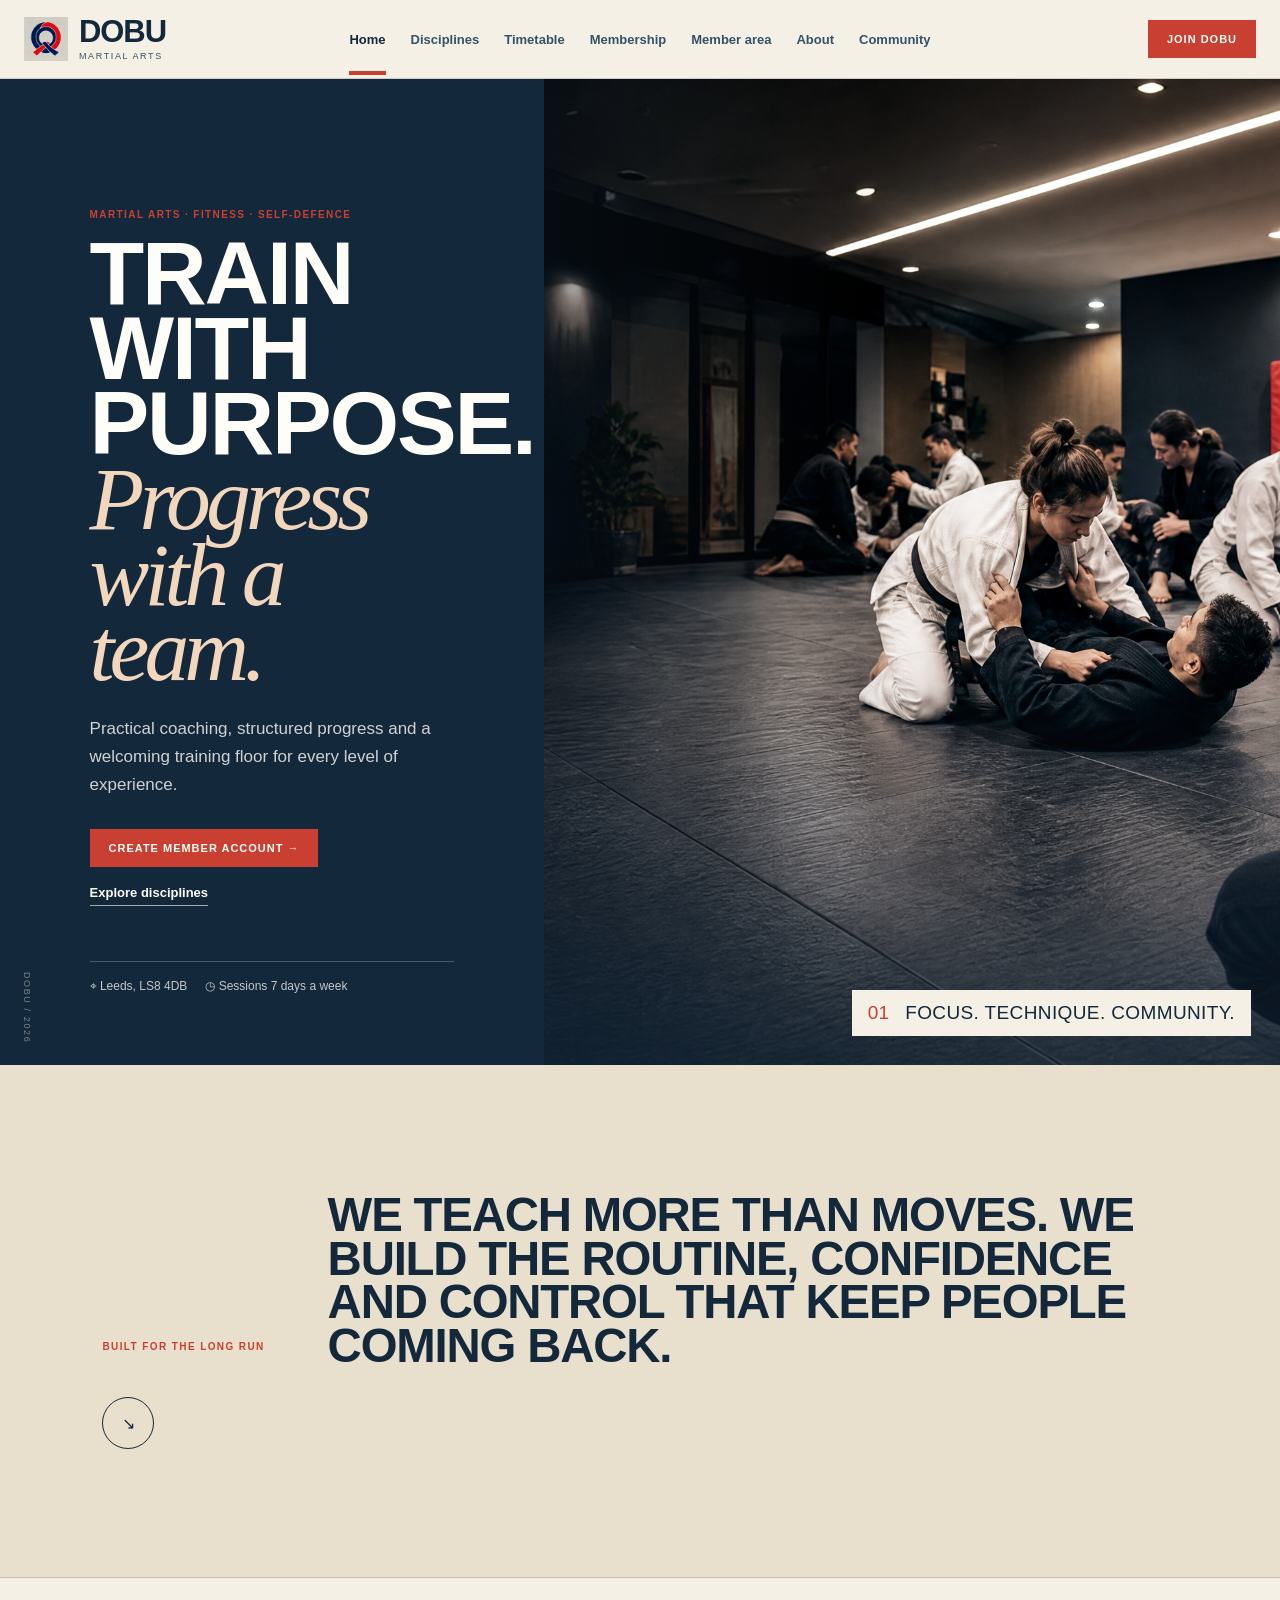
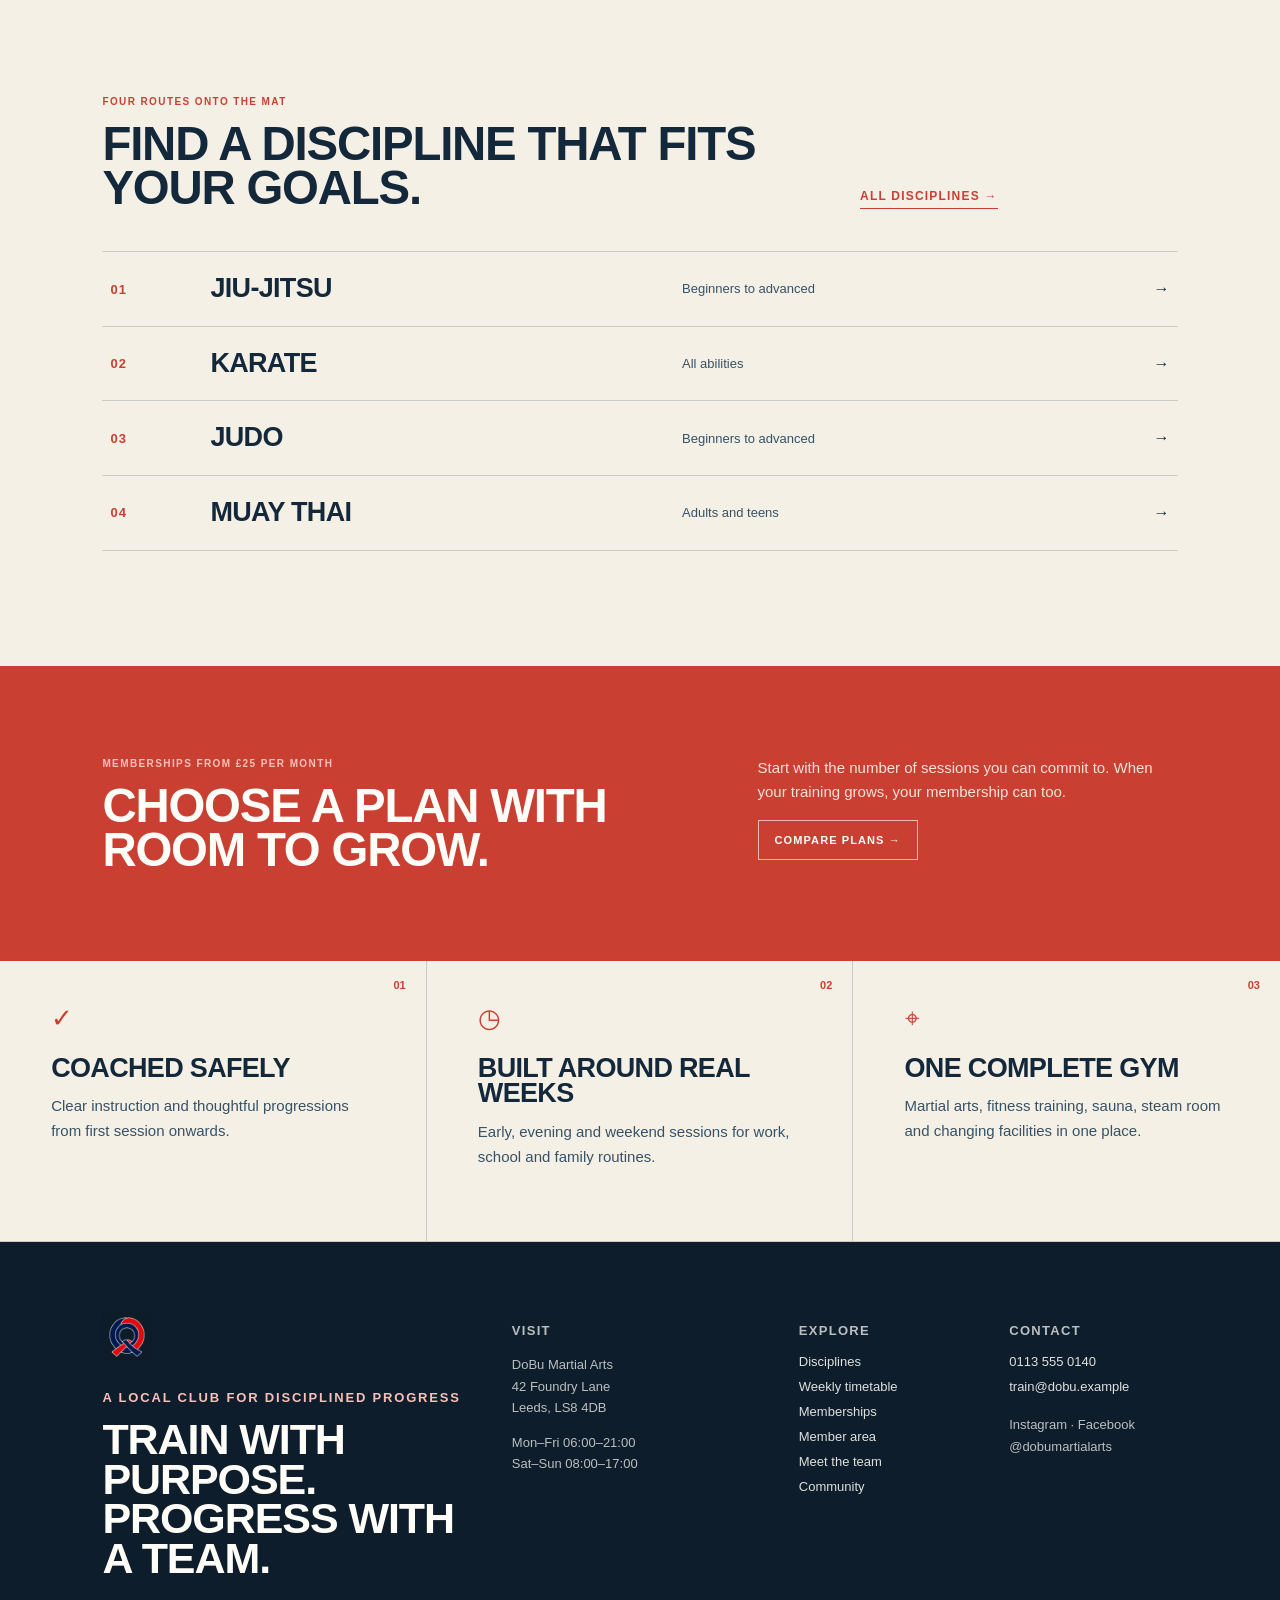
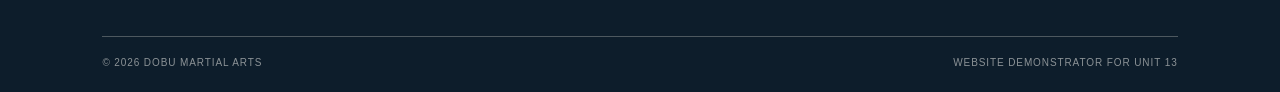
<file: index.html>
<!doctype html>
<html lang="en">
<head>
    <meta charset="utf-8">
    <meta name="viewport" content="width=device-width,initial-scale=1">
    <meta name="description" content="DoBu Martial Arts — martial arts, fitness and self-defence training.">
    <title>DoBu Martial Arts | Home</title>
    <link rel="stylesheet" href="styles.css">
</head>

<body>
    <div class="site-shell">

        <div data-site-header></div>

        <main>

            <section class="home-hero">

                <div class="hero-copy">
                    <p class="eyebrow">Martial arts · fitness · self-defence</p>

                    <h1>
                        Train with purpose.<br>
                        <span>Progress with a team.</span>
                    </h1>

                    <p class="hero-description">
                        Practical coaching, structured progress and a welcoming training floor
                        for every level of experience.
                    </p>

                    <div class="hero-actions">
                        <a href="account.html" class="primary-link">
                            Create member account →
                        </a>

                        <a href="classes.html" class="secondary-link">
                            Explore disciplines
                        </a>
                    </div>

                    <div class="hero-meta">
                        <span>⌖ Leeds, LS8 4DB</span>
                        <span>◷ Sessions 7 days a week</span>
                    </div>
                </div>

                <div class="hero-image-panel">
                    <img
                        src="dobu-hero-training.jpg"
                        alt="DoBu members practising a coached martial arts drill in the training area"
                    >

                    <div class="hero-image-caption">
                        <span>01</span>
                        Focus. Technique. Community.
                    </div>
                </div>

            </section>

            <section class="intro-band">
                <p class="eyebrow">Built for the long run</p>

                <h2>
                    We teach more than moves. We build the routine,
                    confidence and control that keep people coming back.
                </h2>

                <a href="about.html" class="circle-link" aria-label="Learn more about DoBu">
                    ↘
                </a>
            </section>

            <section class="programme-preview">

                <div class="section-heading-row">
                    <div>
                        <p class="eyebrow">Four routes onto the mat</p>
                        <h2>Find a discipline that fits your goals.</h2>
                    </div>

                    <a href="classes.html" class="text-link">
                        All disciplines →
                    </a>
                </div>

                <div class="programme-preview-list">

                    <a href="classes.html" class="programme-preview-item">
                        <span>01</span>
                        <h3>Jiu-jitsu</h3>
                        <p>Beginners to advanced</p>
                        <b>→</b>
                    </a>

                    <a href="classes.html" class="programme-preview-item">
                        <span>02</span>
                        <h3>Karate</h3>
                        <p>All abilities</p>
                        <b>→</b>
                    </a>

                    <a href="classes.html" class="programme-preview-item">
                        <span>03</span>
                        <h3>Judo</h3>
                        <p>Beginners to advanced</p>
                        <b>→</b>
                    </a>

                    <a href="classes.html" class="programme-preview-item">
                        <span>04</span>
                        <h3>Muay Thai</h3>
                        <p>Adults and teens</p>
                        <b>→</b>
                    </a>

                </div>

            </section>

            <section class="home-membership-callout">

                <div>
                    <p class="eyebrow light">
                        Memberships from £25 per month
                    </p>
                    <h2>Choose a plan with room to grow.</h2>
                </div>

                <div>
                    <p>
                        Start with the number of sessions you can commit to.
                        When your training grows, your membership can too.
                    </p>

                    <a href="membership.html" class="light-outline-link">
                        Compare plans →
                    </a>
                </div>

            </section>

            <section class="promise-grid">

                <article>
                    <span>01</span>
                    <div class="feature-symbol">✓</div>
                    <h3>Coached safely</h3>
                    <p>
                        Clear instruction and thoughtful progressions
                        from first session onwards.
                    </p>
                </article>

                <article>
                    <span>02</span>
                    <div class="feature-symbol">◷</div>
                    <h3>Built around real weeks</h3>
                    <p>
                        Early, evening and weekend sessions for work,
                        school and family routines.
                    </p>
                </article>

                <article>
                    <span>03</span>
                    <div class="feature-symbol">⌖</div>
                    <h3>One complete gym</h3>
                    <p>
                        Martial arts, fitness training, sauna, steam room
                        and changing facilities in one place.
                    </p>
                </article>

            </section>

        </main>

        <div data-site-footer></div>

    </div>

    <script src="script.js"></script>
</body>
</html>
</file>
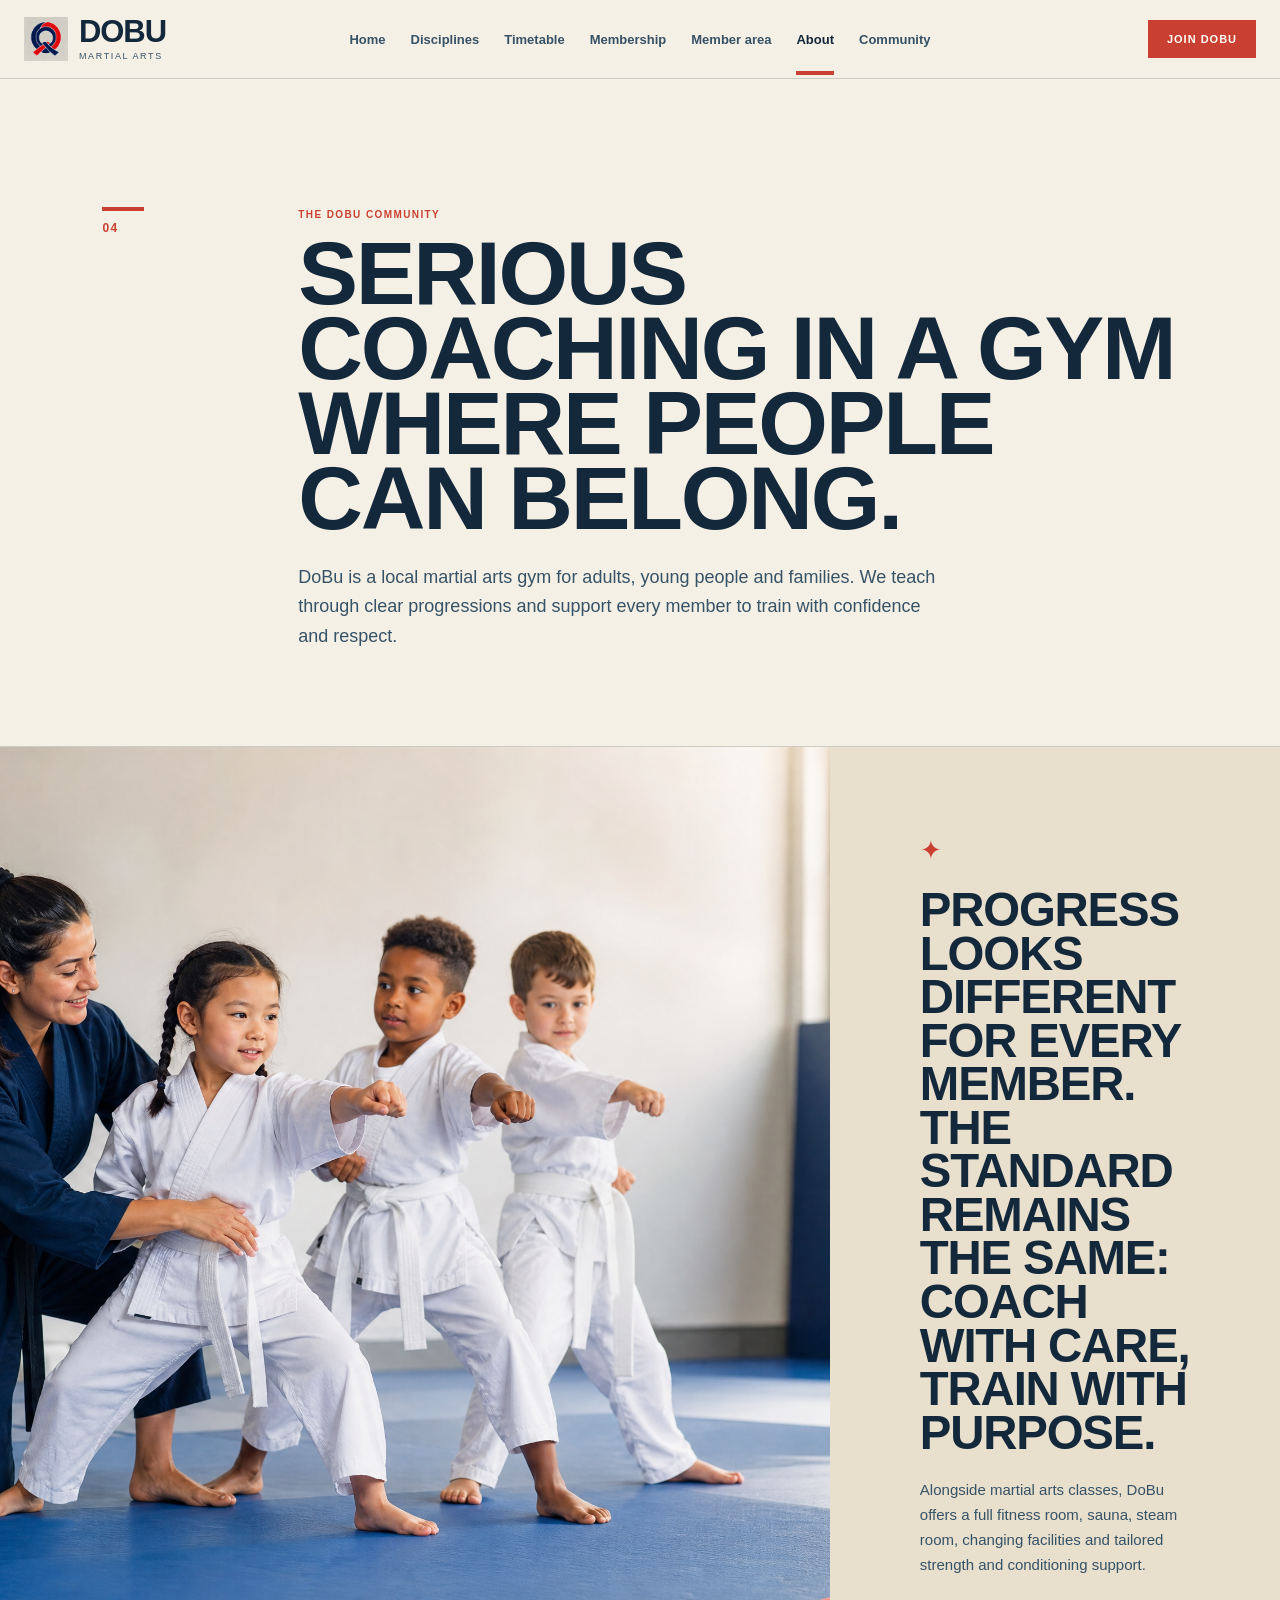
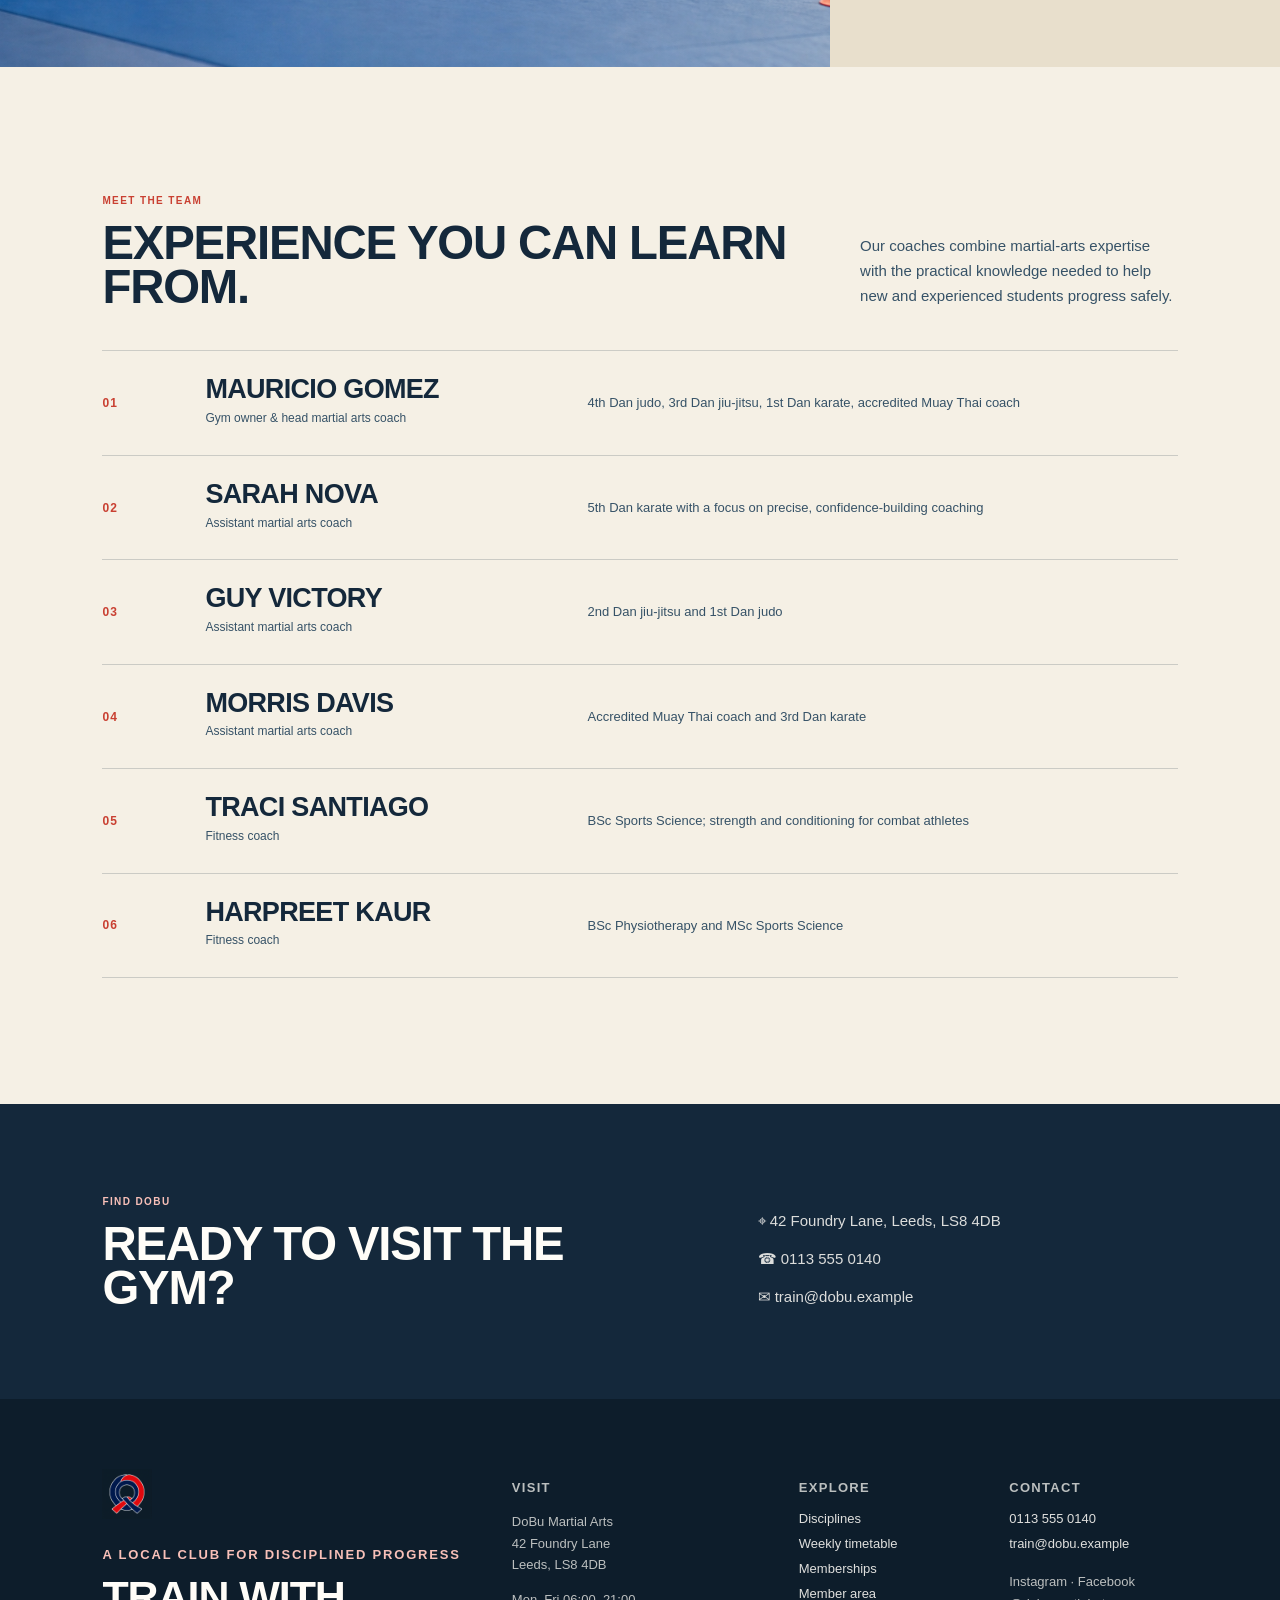
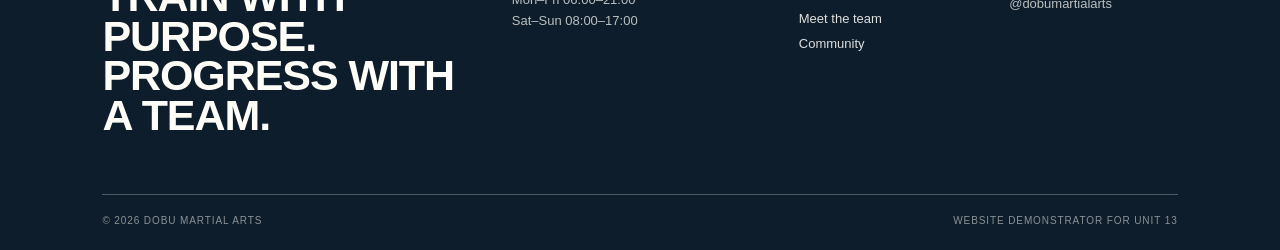
<file: about.html>
<!doctype html>
<html lang="en">

<head>
    <meta charset="utf-8">
    <meta name="viewport" content="width=device-width,initial-scale=1">
    <meta name="description" content="Meet the DoBu Martial Arts coaching team and gym community.">
    <title>DoBu Martial Arts | About</title>
    <link rel="stylesheet" href="styles.css">
</head>

<body>

    <div class="site-shell">

        <div data-site-header></div>

        <main>

            <section class="page-intro">

                <div class="page-number">04</div>

                <div>
                    <p class="eyebrow">The DoBu community</p>

                    <h1>
                        Serious coaching in a gym where people can belong.
                    </h1>

                    <div class="intro-copy">
                        <p>
                            DoBu is a local martial arts gym for adults,
                            young people and families. We teach through
                            clear progressions and support every member
                            to train with confidence and respect.
                        </p>
                    </div>
                </div>

            </section>

            <section class="about-photo-section">

                <div class="about-photo-wrap">
                    <img
                        src="dobu-kids-class.jpg"
                        alt="A martial arts coach guiding children in a beginner class"
                        class="about-photo"
                    >
                </div>

                <div class="community-statement">
                    <div class="feature-symbol">✦</div>

                    <h2>
                        Progress looks different for every member.
                        The standard remains the same: coach with care,
                        train with purpose.
                    </h2>

                    <p>
                        Alongside martial arts classes, DoBu offers a full
                        fitness room, sauna, steam room, changing facilities
                        and tailored strength and conditioning support.
                    </p>
                </div>

            </section>

            <section class="coach-section">

                <div class="section-heading-row">

                    <div>
                        <p class="eyebrow">Meet the team</p>
                        <h2>Experience you can learn from.</h2>
                    </div>

                    <p>
                        Our coaches combine martial-arts expertise with the
                        practical knowledge needed to help new and experienced
                        students progress safely.
                    </p>

                </div>

                <div class="coach-list">

                    <article class="coach-entry">
                        <span>01</span>

                        <div>
                            <h3>Mauricio Gomez</h3>
                            <p class="coach-role">
                                Gym owner &amp; head martial arts coach
                            </p>
                        </div>

                        <p>
                            4th Dan judo, 3rd Dan jiu-jitsu,
                            1st Dan karate, accredited Muay Thai coach
                        </p>
                    </article>

                    <article class="coach-entry">
                        <span>02</span>

                        <div>
                            <h3>Sarah Nova</h3>
                            <p class="coach-role">
                                Assistant martial arts coach
                            </p>
                        </div>

                        <p>
                            5th Dan karate with a focus on precise,
                            confidence-building coaching
                        </p>
                    </article>

                    <article class="coach-entry">
                        <span>03</span>

                        <div>
                            <h3>Guy Victory</h3>
                            <p class="coach-role">
                                Assistant martial arts coach
                            </p>
                        </div>

                        <p>
                            2nd Dan jiu-jitsu and 1st Dan judo
                        </p>
                    </article>

                    <article class="coach-entry">
                        <span>04</span>

                        <div>
                            <h3>Morris Davis</h3>
                            <p class="coach-role">
                                Assistant martial arts coach
                            </p>
                        </div>

                        <p>
                            Accredited Muay Thai coach and 3rd Dan karate
                        </p>
                    </article>

                    <article class="coach-entry">
                        <span>05</span>

                        <div>
                            <h3>Traci Santiago</h3>
                            <p class="coach-role">
                                Fitness coach
                            </p>
                        </div>

                        <p>
                            BSc Sports Science; strength and conditioning
                            for combat athletes
                        </p>
                    </article>

                    <article class="coach-entry">
                        <span>06</span>

                        <div>
                            <h3>Harpreet Kaur</h3>
                            <p class="coach-role">
                                Fitness coach
                            </p>
                        </div>

                        <p>
                            BSc Physiotherapy and MSc Sports Science
                        </p>
                    </article>

                </div>

            </section>

            <section class="contact-panel">

                <div>
                    <p class="eyebrow light">Find DoBu</p>
                    <h2>Ready to visit the gym?</h2>
                </div>

                <div class="contact-details">
                    <p>⌖ 42 Foundry Lane, Leeds, LS8 4DB</p>
                    <p>☎ 0113 555 0140</p>
                    <p>✉ train@dobu.example</p>
                </div>

            </section>

        </main>

        <div data-site-footer></div>

    </div>

    <script src="script.js"></script>

</body>

</html>
</file>
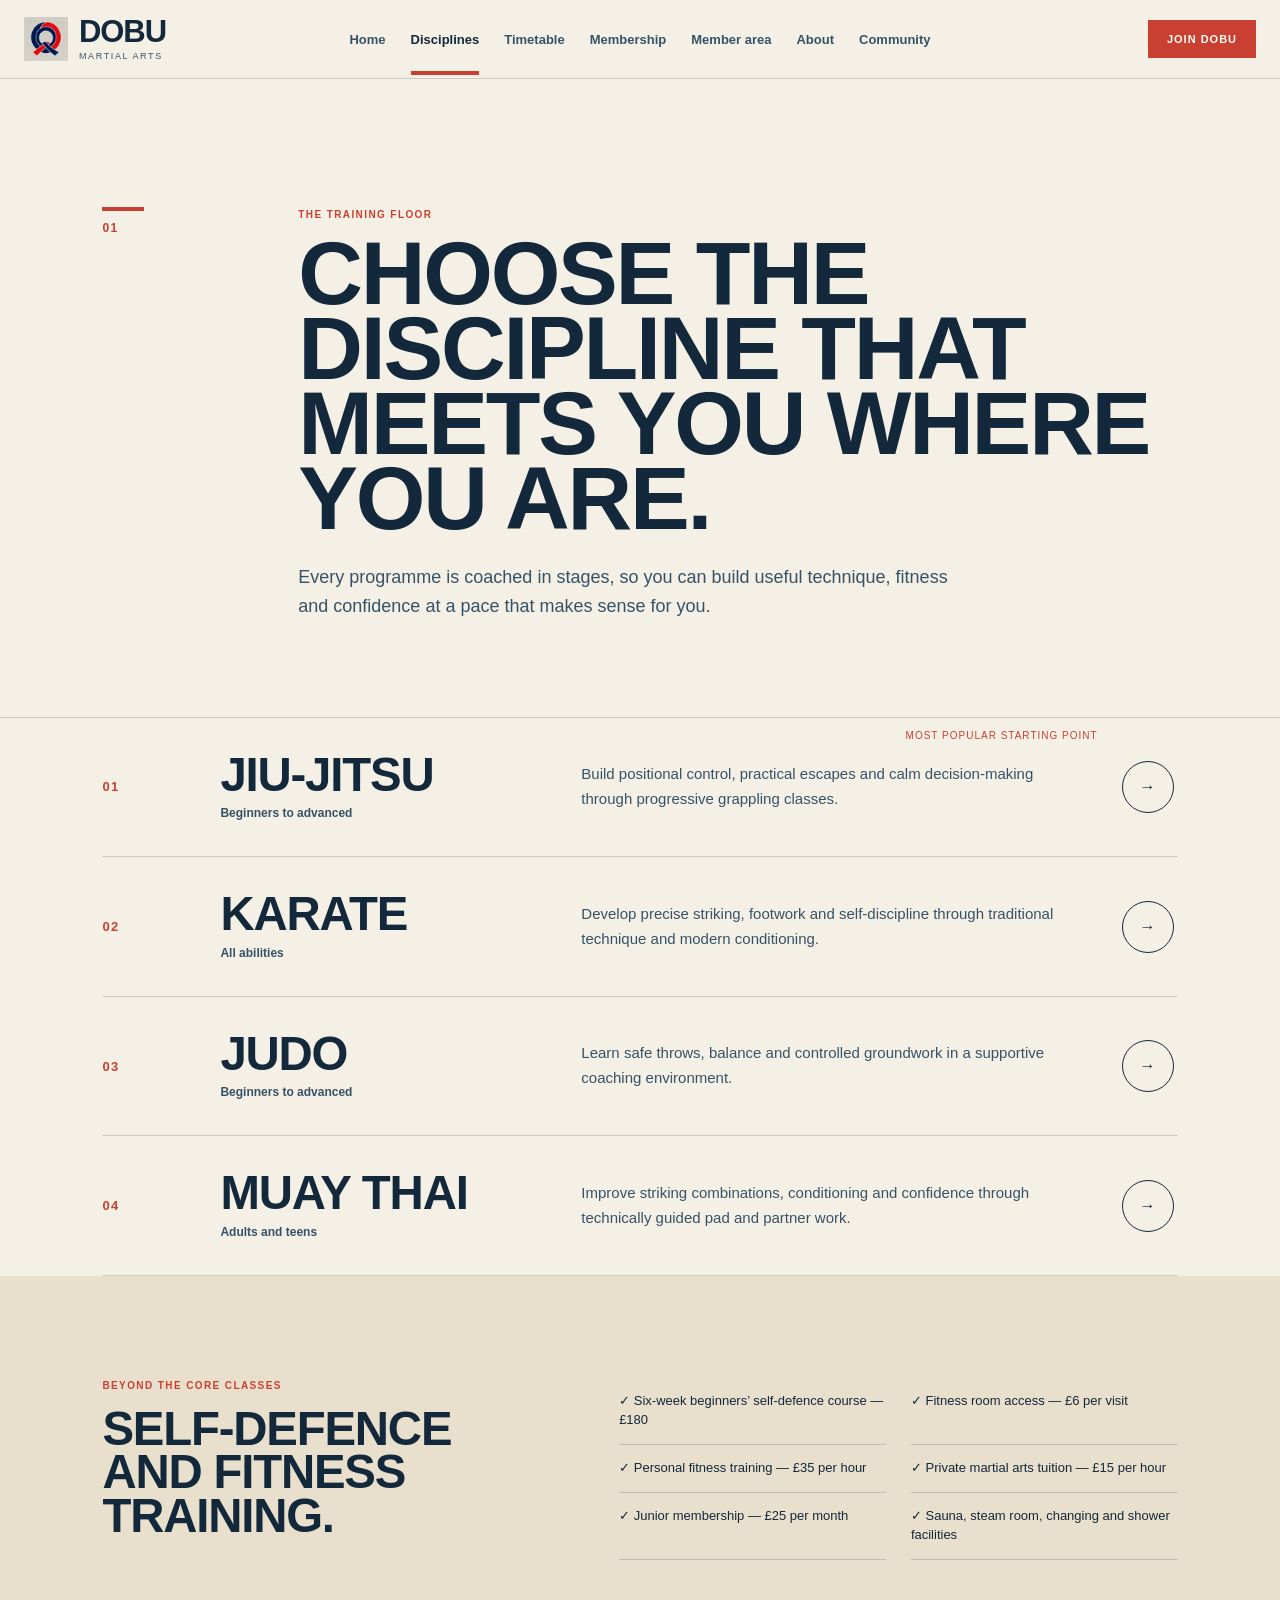
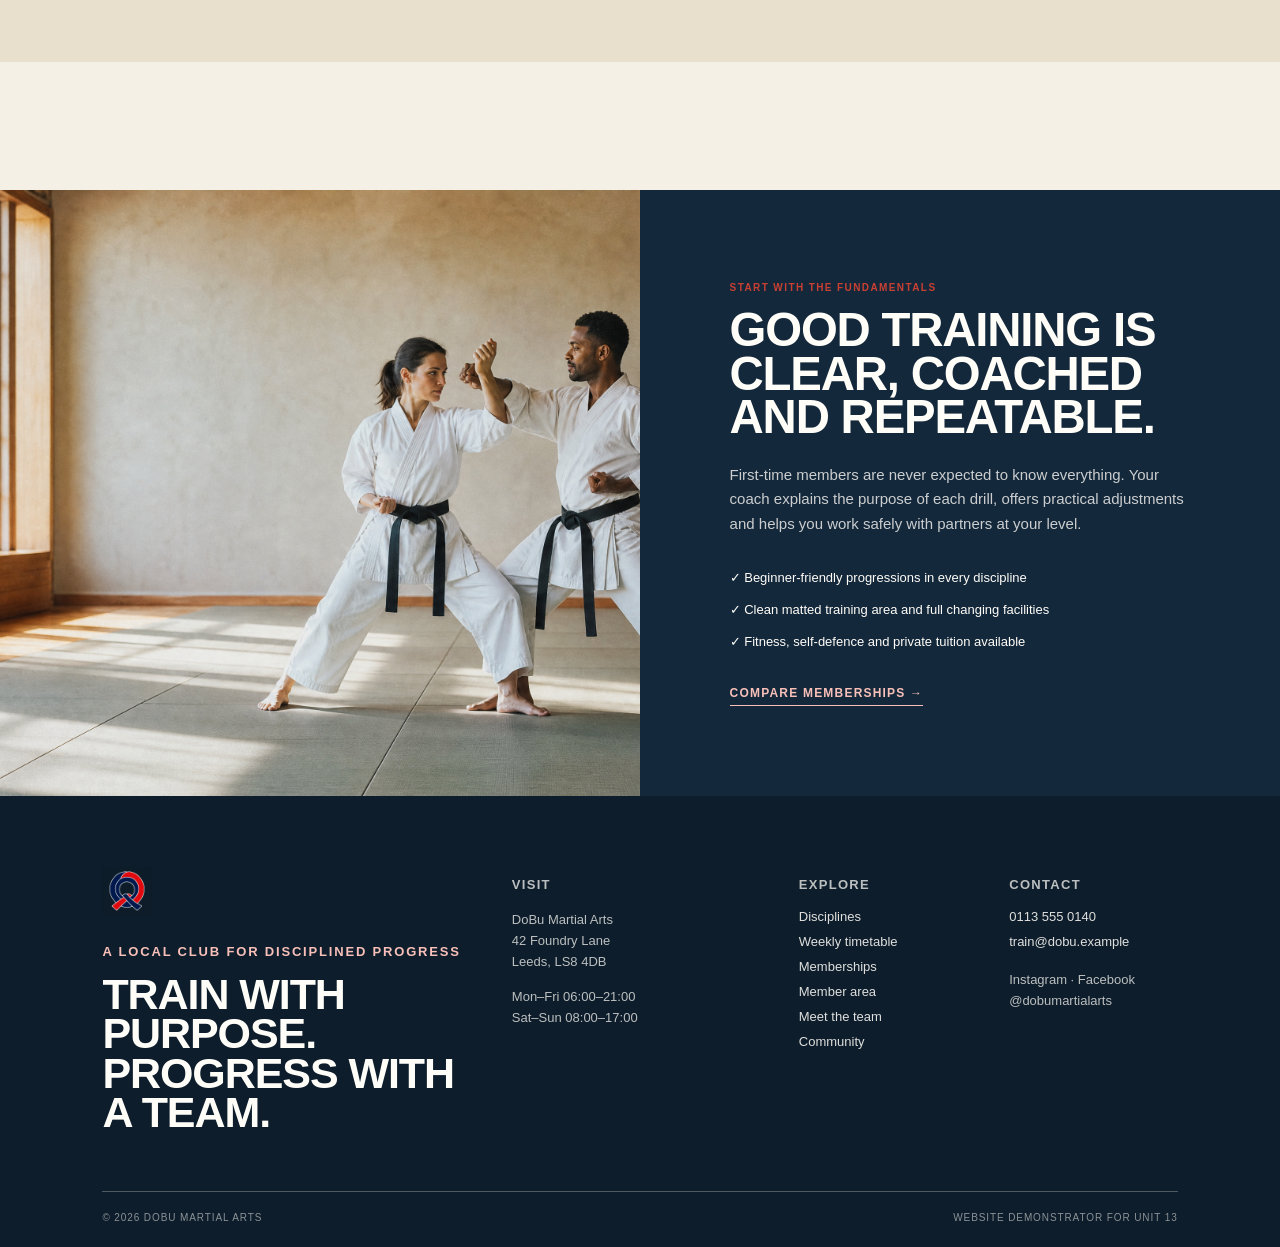
<file: classes.html>
<!doctype html>
<html lang="en">

<head>
    <meta charset="utf-8">
    <meta name="viewport" content="width=device-width,initial-scale=1">
    <meta name="description" content="DoBu Martial Arts disciplines and coached programmes.">
    <title>DoBu Martial Arts | Disciplines</title>
    <link rel="stylesheet" href="styles.css">
</head>

<body>

    <div class="site-shell">

        <div data-site-header></div>

        <main>

            <section class="page-intro">

                <div class="page-number">01</div>

                <div>
                    <p class="eyebrow">The training floor</p>

                    <h1>
                        Choose the discipline that meets you where you are.
                    </h1>

                    <div class="intro-copy">
                        <p>
                            Every programme is coached in stages, so you can build
                            useful technique, fitness and confidence at a pace that
                            makes sense for you.
                        </p>
                    </div>
                </div>

            </section>

            <section
                class="programme-ledger"
                aria-label="Martial arts programmes"
            >

                <article class="programme-row">

                    <div class="programme-index">01</div>

                    <div class="programme-title">
                        <h2>Jiu-jitsu</h2>
                        <span>Beginners to advanced</span>
                    </div>

                    <p>
                        Build positional control, practical escapes and calm
                        decision-making through progressive grappling classes.
                    </p>

                    <a href="timetable.html" class="round-arrow">→</a>

                    <span class="programme-tag">
                        Most popular starting point
                    </span>

                </article>

                <article class="programme-row">

                    <div class="programme-index">02</div>

                    <div class="programme-title">
                        <h2>Karate</h2>
                        <span>All abilities</span>
                    </div>

                    <p>
                        Develop precise striking, footwork and self-discipline
                        through traditional technique and modern conditioning.
                    </p>

                    <a href="timetable.html" class="round-arrow">→</a>

                </article>

                <article class="programme-row">

                    <div class="programme-index">03</div>

                    <div class="programme-title">
                        <h2>Judo</h2>
                        <span>Beginners to advanced</span>
                    </div>

                    <p>
                        Learn safe throws, balance and controlled groundwork in
                        a supportive coaching environment.
                    </p>

                    <a href="timetable.html" class="round-arrow">→</a>

                </article>

                <article class="programme-row">

                    <div class="programme-index">04</div>

                    <div class="programme-title">
                        <h2>Muay Thai</h2>
                        <span>Adults and teens</span>
                    </div>

                    <p>
                        Improve striking combinations, conditioning and confidence
                        through technically guided pad and partner work.
                    </p>

                    <a href="timetable.html" class="round-arrow">→</a>

                </article>

            </section>

            <section class="services-section">

                <div>
                    <p class="eyebrow">Beyond the core classes</p>
                    <h2>Self-defence and fitness training.</h2>
                </div>

                <ul class="service-list">
                    <li>✓ Six-week beginners’ self-defence course — £180</li>
                    <li>✓ Fitness room access — £6 per visit</li>
                    <li>✓ Personal fitness training — £35 per hour</li>
                    <li>✓ Private martial arts tuition — £15 per hour</li>
                    <li>✓ Junior membership — £25 per month</li>
                    <li>✓ Sauna, steam room, changing and shower facilities</li>
                </ul>

            </section>

            <section class="split-feature paper-section">

                <div class="split-image-wrap">
                    <img
                        src="dobu-karate-practice.jpg"
                        alt="Two karate students practising a controlled partnered drill"
                        class="feature-image"
                    >
                </div>

                <div class="feature-copy">

                    <p class="eyebrow">Start with the fundamentals</p>

                    <h2>
                        Good training is clear, coached and repeatable.
                    </h2>

                    <p>
                        First-time members are never expected to know everything.
                        Your coach explains the purpose of each drill, offers
                        practical adjustments and helps you work safely with
                        partners at your level.
                    </p>

                    <ul class="tick-list">
                        <li>
                            ✓ Beginner-friendly progressions in every discipline
                        </li>
                        <li>
                            ✓ Clean matted training area and full changing facilities
                        </li>
                        <li>
                            ✓ Fitness, self-defence and private tuition available
                        </li>
                    </ul>

                    <a href="membership.html" class="text-link">
                        Compare memberships →
                    </a>

                </div>

            </section>

        </main>

        <div data-site-footer></div>

    </div>

    <script src="script.js"></script>

</body>

</html>
</file>
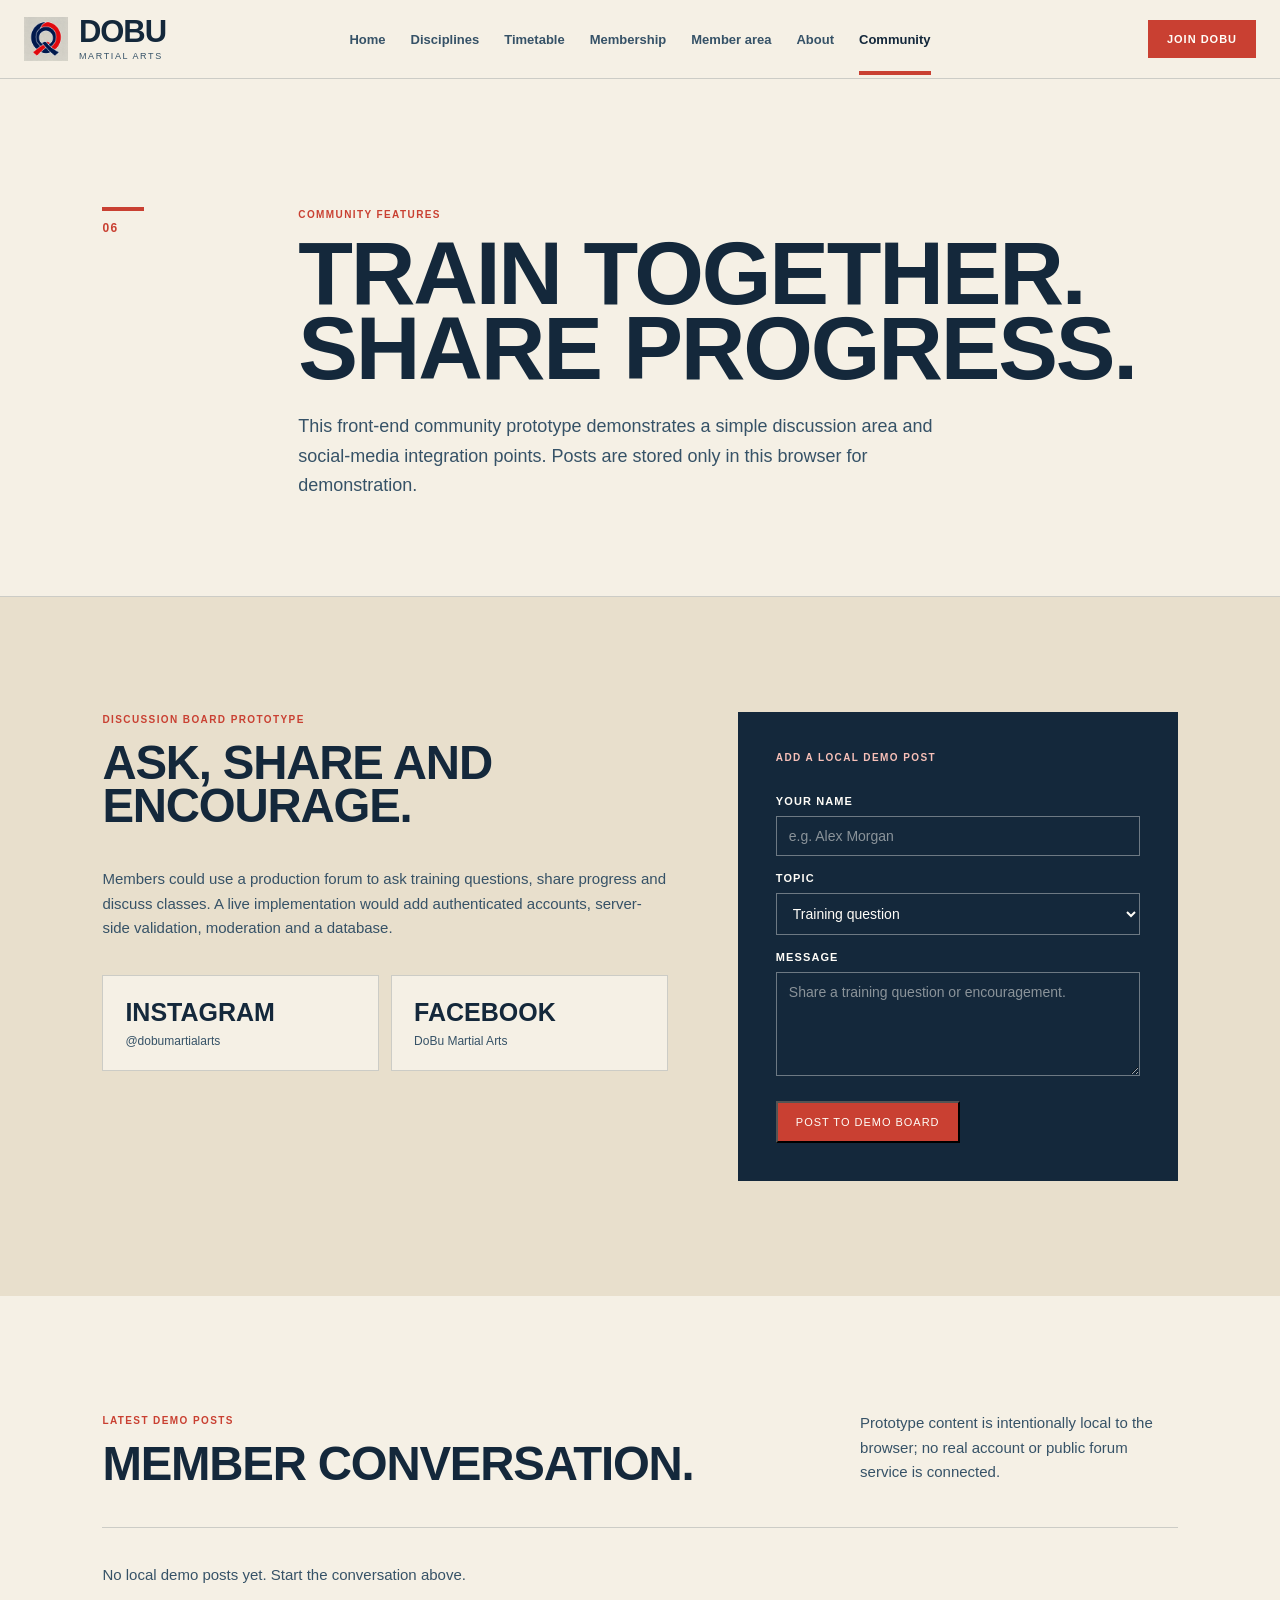
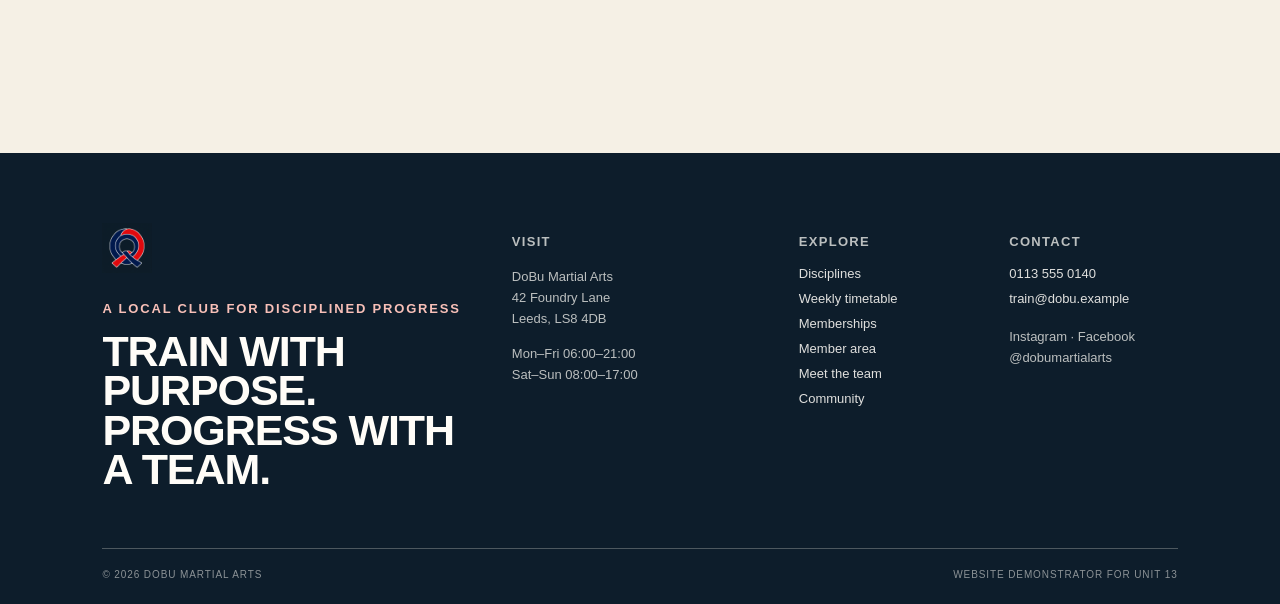
<file: community.html>
<!doctype html>
<html lang="en">

<head>
    <meta charset="utf-8">
    <meta name="viewport" content="width=device-width,initial-scale=1">
    <meta name="description" content="DoBu Martial Arts community forum and social integration prototype.">
    <title>DoBu Martial Arts | Community</title>
    <link rel="stylesheet" href="styles.css">
</head>

<body>

    <div class="site-shell">

        <div data-site-header></div>

        <main>

            <section class="page-intro">

                <div class="page-number">06</div>

                <div>
                    <p class="eyebrow">Community features</p>

                    <h1>
                        Train together. Share progress.
                    </h1>

                    <div class="intro-copy">
                        <p>
                            This front-end community prototype demonstrates
                            a simple discussion area and social-media
                            integration points. Posts are stored only in this
                            browser for demonstration.
                        </p>
                    </div>
                </div>

            </section>

            <section class="community-section">

                <div class="community-intro">

                    <p class="eyebrow">
                        Discussion board prototype
                    </p>

                    <h2>
                        Ask, share and encourage.
                    </h2>

                    <p>
                        Members could use a production forum to ask training
                        questions, share progress and discuss classes. A live
                        implementation would add authenticated accounts,
                        server-side validation, moderation and a database.
                    </p>

                    <div class="social-cards">

                        <a
                            href="https://www.instagram.com/"
                            target="_blank"
                            rel="noopener"
                            class="social-card"
                        >
                            <strong>Instagram</strong>
                            <span>@dobumartialarts</span>
                        </a>

                        <a
                            href="https://www.facebook.com/"
                            target="_blank"
                            rel="noopener"
                            class="social-card"
                        >
                            <strong>Facebook</strong>
                            <span>DoBu Martial Arts</span>
                        </a>

                    </div>

                </div>

                <form
                    class="membership-form community-form"
                    id="community-form"
                >

                    <p class="eyebrow light">
                        Add a local demo post
                    </p>

                    <label for="communityName">
                        Your name
                    </label>

                    <input
                        id="communityName"
                        name="communityName"
                        required
                        placeholder="e.g. Alex Morgan"
                    >

                    <label for="communityTopic">
                        Topic
                    </label>

                    <select
                        id="communityTopic"
                        name="communityTopic"
                    >
                        <option>Training question</option>
                        <option>Class recommendation</option>
                        <option>Member progress</option>
                        <option>Community event</option>
                    </select>

                    <label for="communityMessage">
                        Message
                    </label>

                    <textarea
                        id="communityMessage"
                        name="communityMessage"
                        rows="5"
                        required
                        placeholder="Share a training question or encouragement."
                    ></textarea>

                    <button
                        type="submit"
                        class="form-submit"
                    >
                        Post to demo board
                    </button>

                </form>

            </section>

            <section class="community-posts-section">

                <div class="section-heading-row">

                    <div>
                        <p class="eyebrow">
                            Latest demo posts
                        </p>

                        <h2>
                            Member conversation.
                        </h2>
                    </div>

                    <p>
                        Prototype content is intentionally local to the browser;
                        no real account or public forum service is connected.
                    </p>

                </div>

                <div
                    id="community-posts"
                    class="community-post-list"
                    aria-live="polite"
                ></div>

            </section>

        </main>

        <div data-site-footer></div>

    </div>

    <script src="script.js"></script>

</body>

</html>
</file>
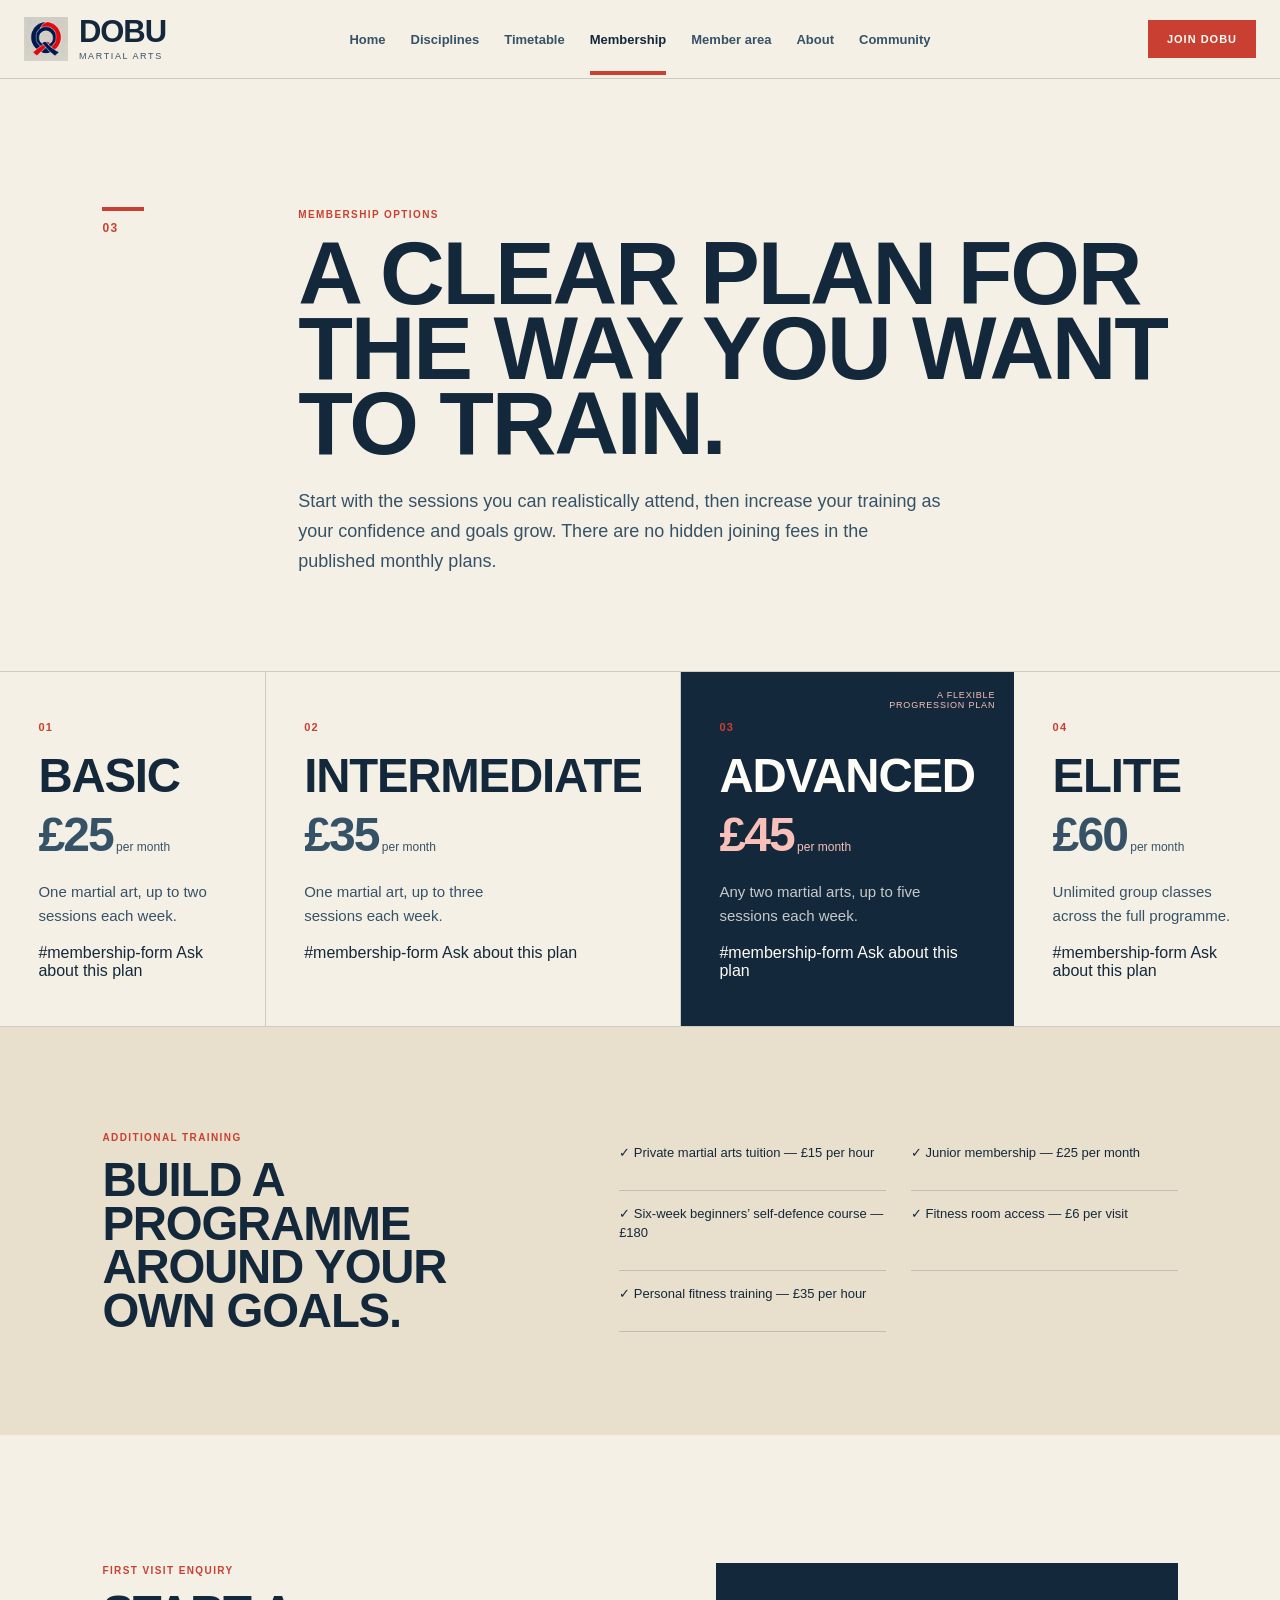
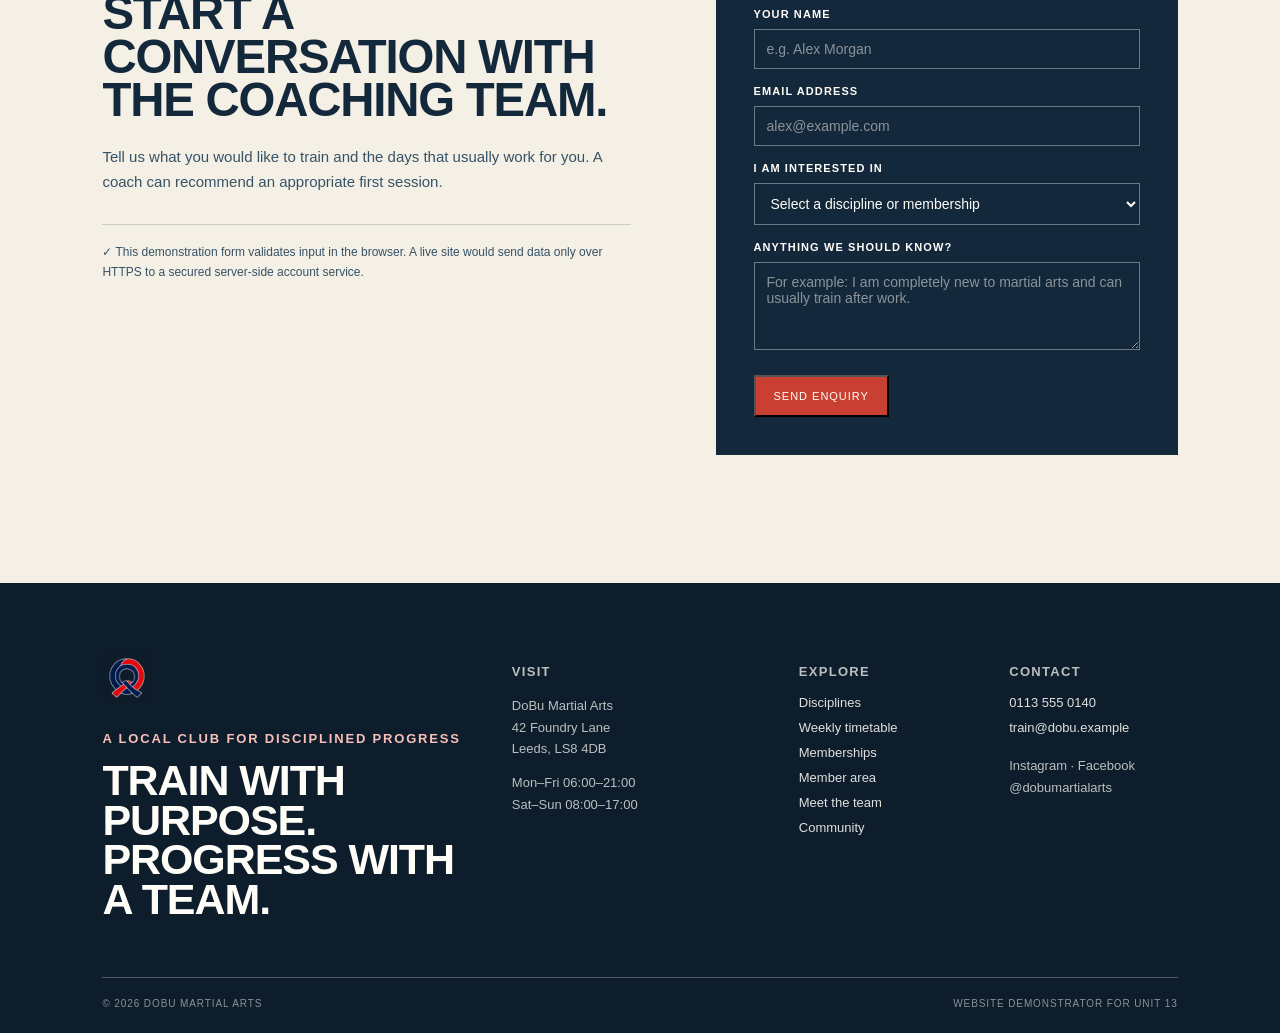
<file: membership.html>
<!doctype html>
<html lang="en">

<head>
    <meta charset="utf-8">
    <meta name="viewport" content="width=device-width,initial-scale=1">
    <meta name="description" content="DoBu Martial Arts membership options and enquiry form.">
    <title>DoBu Martial Arts | Membership</title>
    <link rel="stylesheet" href="styles.css">
</head>

<body>

    <div class="site-shell">

        <div data-site-header></div>

        <main>

            <section class="page-intro">

                <div class="page-number">03</div>

                <div>
                    <p class="eyebrow">Membership options</p>

                    <h1>
                        A clear plan for the way you want to train.
                    </h1>

                    <div class="intro-copy">
                        <p>
                            Start with the sessions you can realistically attend,
                            then increase your training as your confidence and goals
                            grow. There are no hidden joining fees in the published
                            monthly plans.
                        </p>
                    </div>
                </div>

            </section>

            <section
                class="membership-ledger"
                aria-label="Membership plans"
            >

                <article class="membership-plan">
                    <p class="plan-index">01</p>

                    <h2>Basic</h2>

                    <p class="plan-price">
                        <strong>£25</strong> per month
                    </p>

                    <p>
                        One martial art, up to two sessions each week.
                    </p>

                    #membership-form
                        Ask about this plan
                    </a>
                </article>

                <article class="membership-plan">
                    <p class="plan-index">02</p>

                    <h2>Intermediate</h2>

                    <p class="plan-price">
                        <strong>£35</strong> per month
                    </p>

                    <p>
                        One martial art, up to three sessions each week.
                    </p>

                    #membership-form
                        Ask about this plan
                    </a>
                </article>

                <article class="membership-plan featured-plan">

                    <span class="plan-marker">
                        A flexible progression plan
                    </span>

                    <p class="plan-index">03</p>

                    <h2>Advanced</h2>

                    <p class="plan-price">
                        <strong>£45</strong> per month
                    </p>

                    <p>
                        Any two martial arts, up to five sessions each week.
                    </p>

                    #membership-form
                        Ask about this plan
                    </a>

                </article>

                <article class="membership-plan">
                    <p class="plan-index">04</p>

                    <h2>Elite</h2>

                    <p class="plan-price">
                        <strong>£60</strong> per month
                    </p>

                    <p>
                        Unlimited group classes across the full programme.
                    </p>

                    #membership-form
                        Ask about this plan
                    </a>
                </article>

            </section>

            <section class="services-section">

                <div>
                    <p class="eyebrow">Additional training</p>

                    <h2>
                        Build a programme around your own goals.
                    </h2>
                </div>

                <ul class="service-list">
                    <li>✓ Private martial arts tuition — £15 per hour</li>
                    <li>✓ Junior membership — £25 per month</li>
                    <li>✓ Six-week beginners’ self-defence course — £180</li>
                    <li>✓ Fitness room access — £6 per visit</li>
                    <li>✓ Personal fitness training — £35 per hour</li>
                </ul>

            </section>

            <section
                class="membership-form-section"
                id="membership-form"
            >

                <div class="form-copy">

                    <p class="eyebrow">
                        First visit enquiry
                    </p>

                    <h2>
                        Start a conversation with the coaching team.
                    </h2>

                    <p>
                        Tell us what you would like to train and the days that
                        usually work for you. A coach can recommend an appropriate
                        first session.
                    </p>

                    <p class="privacy-note">
                        ✓ This demonstration form validates input in the browser.
                        A live site would send data only over HTTPS to a secured
                        server-side account service.
                    </p>

                </div>

                <form
                    class="membership-form"
                    id="membership-form-handler"
                >

                    <label for="name">
                        Your name
                    </label>

                    <input
                        id="name"
                        name="name"
                        required
                        autocomplete="name"
                        placeholder="e.g. Alex Morgan"
                    >

                    <label for="email">
                        Email address
                    </label>

                    <input
                        id="email"
                        name="email"
                        required
                        type="email"
                        autocomplete="email"
                        placeholder="alex@example.com"
                    >

                    <label for="interest">
                        I am interested in
                    </label>

                    <select
                        id="interest"
                        name="interest"
                        required
                    >
                        <option value="" selected disabled>
                            Select a discipline or membership
                        </option>
                        <option>Jiu-jitsu</option>
                        <option>Karate</option>
                        <option>Judo</option>
                        <option>Muay Thai</option>
                        <option>Junior membership</option>
                        <option>Fitness training</option>
                    </select>

                    <label for="message">
                        Anything we should know?
                    </label>

                    <textarea
                        id="message"
                        name="message"
                        rows="4"
                        placeholder="For example: I am completely new to martial arts and can usually train after work."
                    ></textarea>

                    <button
                        type="submit"
                        class="form-submit"
                    >
                        Send enquiry
                    </button>

                    <p
                        class="success-message"
                        id="membership-success"
                        role="status"
                        hidden
                    >
                        Thank you. Your enquiry has been prepared for the DoBu team.
                        In the live version, this would be securely delivered to the
                        membership inbox.
                    </p>

                </form>

            </section>

        </main>

        <div data-site-footer></div>

    </div>

    <script src="script.js"></script>

</body>

</html>
</file>
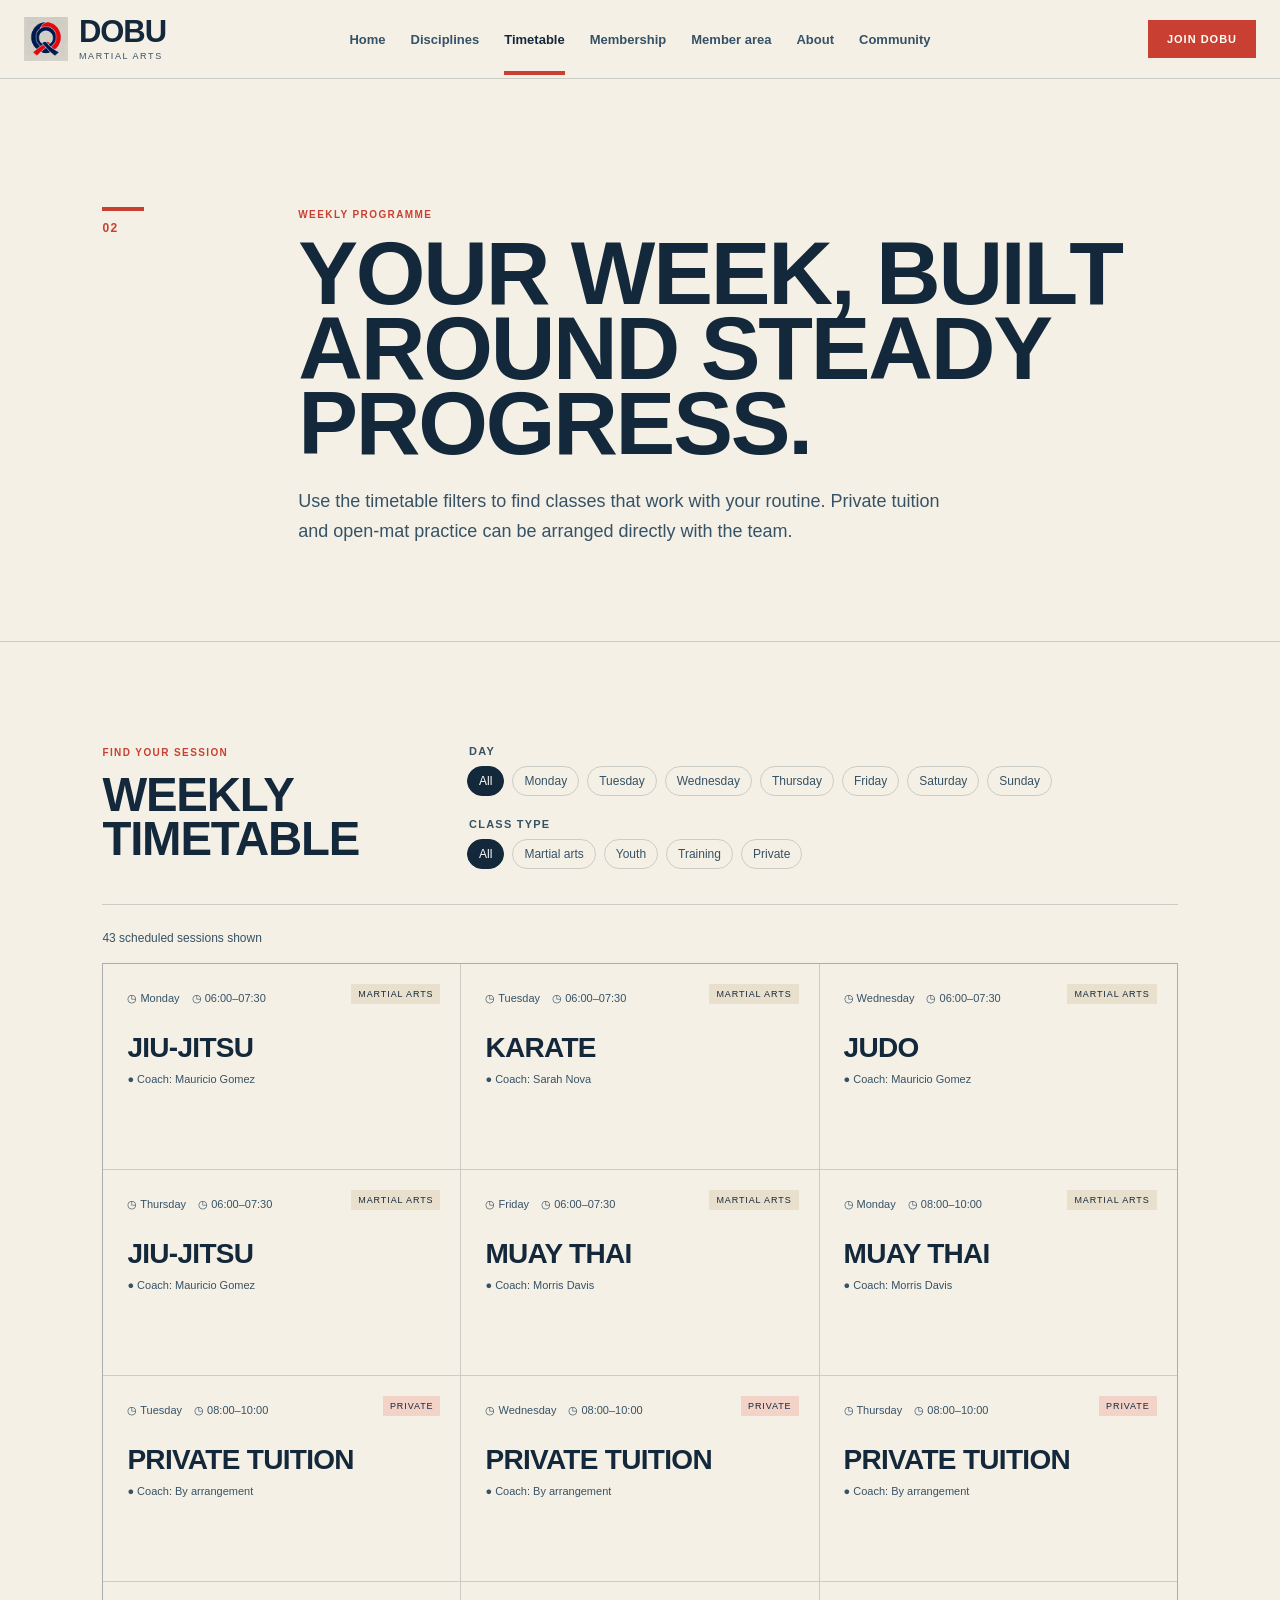
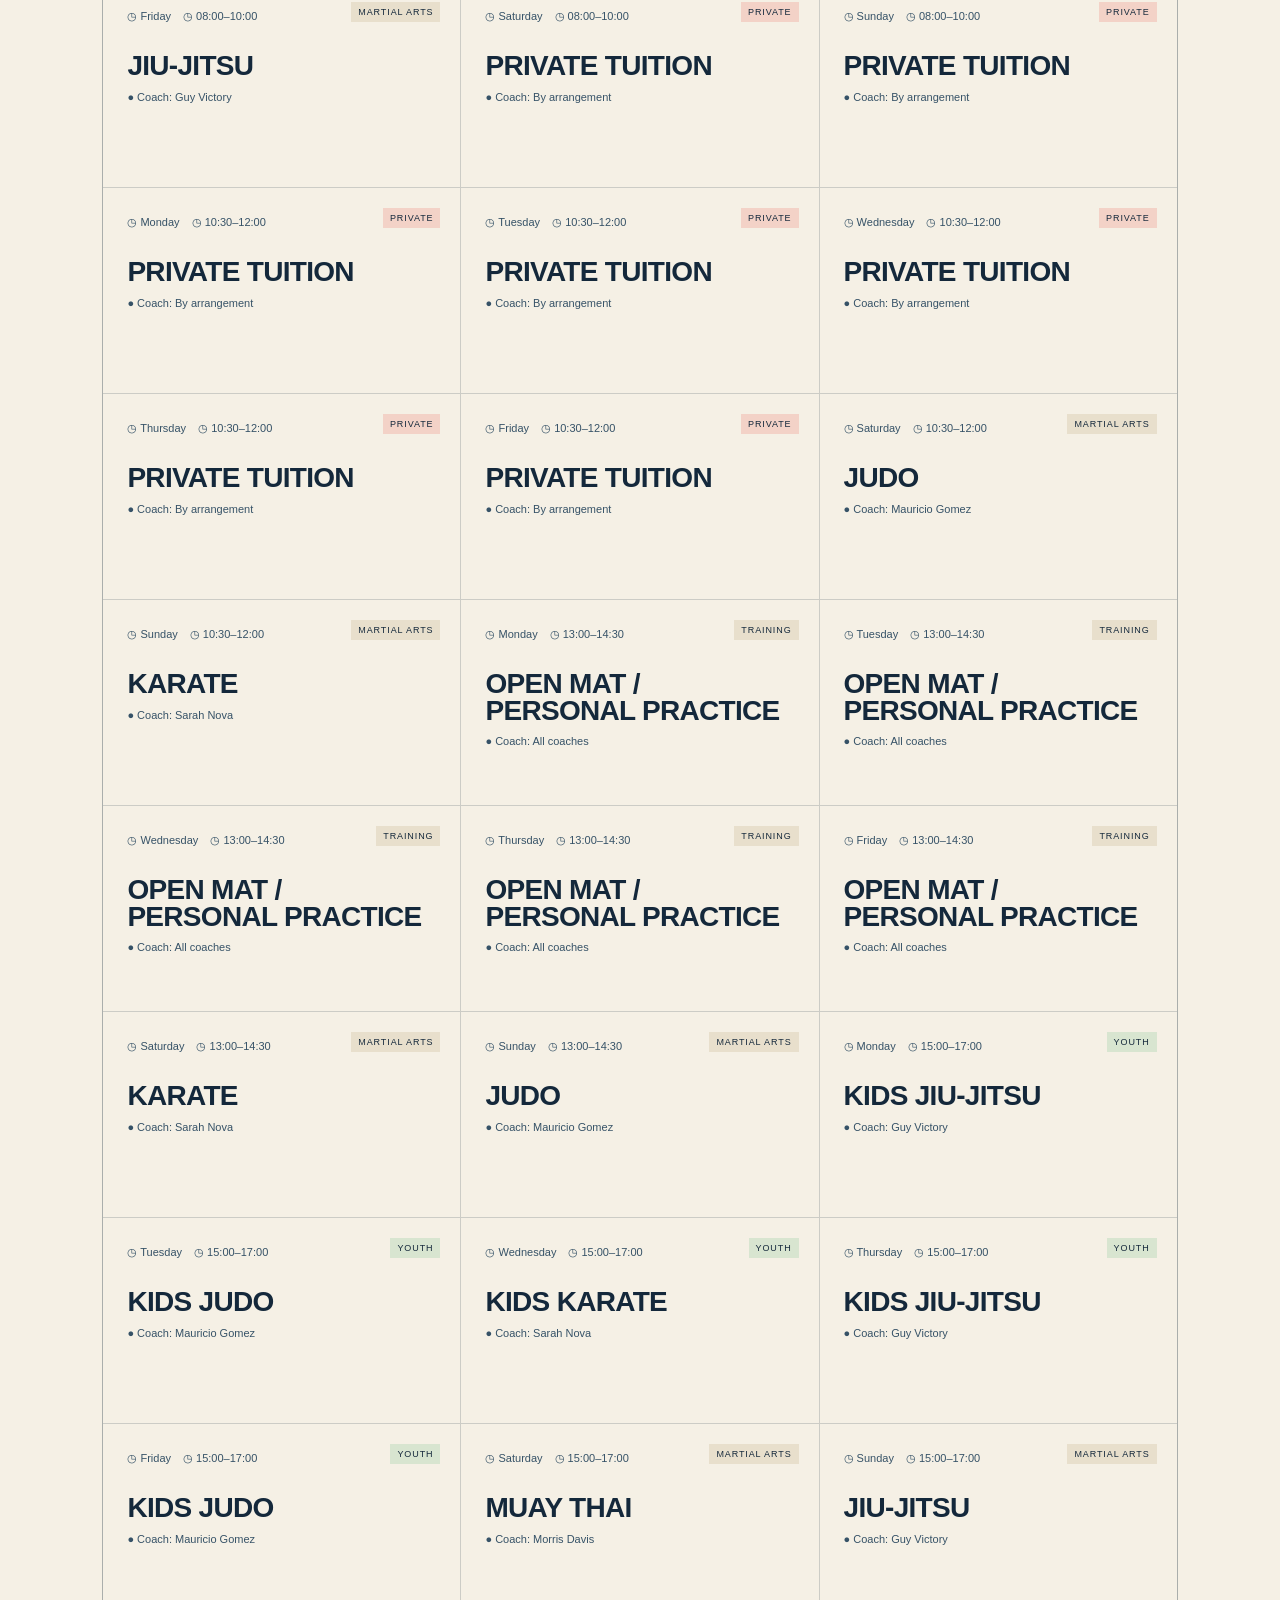
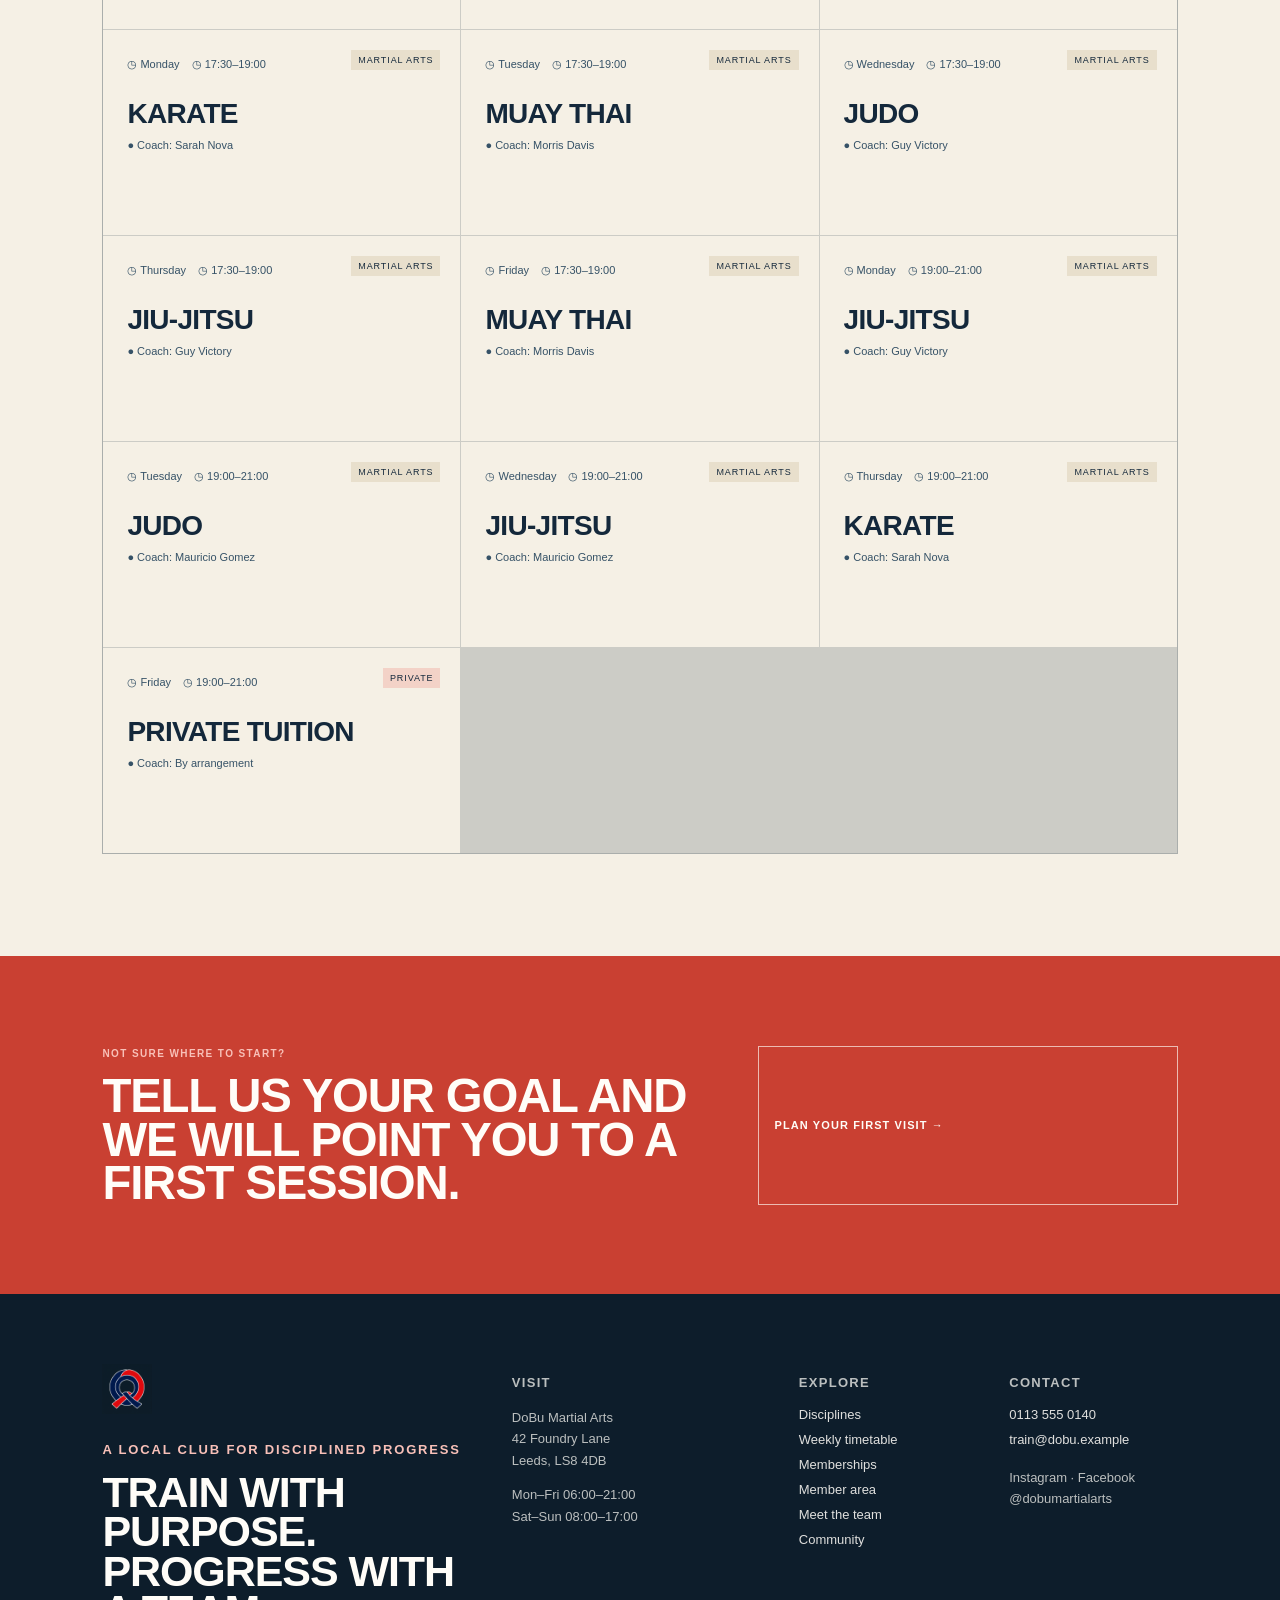
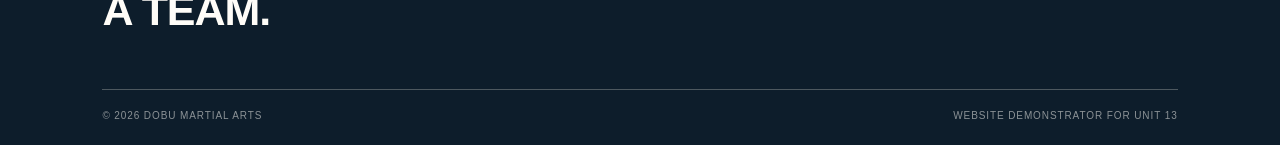
<file: timetable.html>
<!doctype html>
<html lang="en">

<head>
    <meta charset="utf-8">
    <meta name="viewport" content="width=device-width,initial-scale=1">
    <meta name="description" content="DoBu Martial Arts weekly class timetable.">
    <title>DoBu Martial Arts | Timetable</title>
    <link rel="stylesheet" href="styles.css">
</head>

<body>

    <div class="site-shell">

        <div data-site-header></div>

        <main>

            <section class="page-intro">

                <div class="page-number">02</div>

                <div>
                    <p class="eyebrow">Weekly programme</p>

                    <h1>
                        Your week, built around steady progress.
                    </h1>

                    <div class="intro-copy">
                        <p>
                            Use the timetable filters to find classes that work
                            with your routine. Private tuition and open-mat
                            practice can be arranged directly with the team.
                        </p>
                    </div>
                </div>

            </section>

            <section
                class="timetable-section"
                aria-labelledby="schedule-heading"
            >

                <div class="filter-panel">

                    <div>
                        <p class="eyebrow">Find your session</p>
                        <h2 id="schedule-heading">
                            Weekly timetable
                        </h2>
                    </div>

                    <div class="filter-groups">

                        <fieldset>
                            <legend>Day</legend>

                            <div
                                class="filter-row"
                                id="day-buttons"
                            ></div>
                        </fieldset>

                        <fieldset>
                            <legend>Class type</legend>

                            <div
                                class="filter-row"
                                id="category-buttons"
                            ></div>
                        </fieldset>

                    </div>

                </div>

                <p
                    class="results-note"
                    id="results-note"
                    aria-live="polite"
                ></p>

                <div
                    class="schedule-list"
                    id="schedule-list"
                ></div>

            </section>

            <section class="callout-strip">

                <div>
                    <p class="eyebrow light">
                        Not sure where to start?
                    </p>

                    <h2>
                        Tell us your goal and we will point you to a first session.
                    </h2>
                </div>

                <a
                    href="membership.html"
                    class="light-outline-link"
                >
                    Plan your first visit →
                </a>

            </section>

        </main>

        <div data-site-footer></div>

    </div>

    <script src="script.js"></script>

</body>

</html>
</file>
<file: styles.css>
/**
 * Style reminder: The Discipline Ledger uses editorial sports modernism—warm chalk paper,
 * ink-blue type, restrained Discipline Vermilion, horizontal ledger rules and responsive clarity.
 */

:root {
  --paper: #f5f0e5;
  --paper-deep: #e8dfcc;
  --ink: #14283b;
  --ink-soft: #365267;
  --vermilion: #c94032;
  --vermilion-dark: #a72f25;
  --line: rgba(20, 40, 59, 0.18);
  --line-light: rgba(245, 240, 229, 0.28);
  --white: #fffdf8;
  --radius: 0;
}

* { box-sizing: border-box; }
html { scroll-behavior: smooth; }
body { margin: 0; background: var(--paper); color: var(--ink); font-family: "DM Sans", Arial, sans-serif; }
a { color: inherit; text-decoration: none; }
button, input, textarea, select { font: inherit; }
button:focus-visible, a:focus-visible, input:focus-visible, textarea:focus-visible, select:focus-visible { outline: 3px solid var(--vermilion); outline-offset: 3px; }

.site-shell { min-height: 100vh; overflow: hidden; }
.site-header { position: sticky; top: 0; z-index: 30; background: rgba(245, 240, 229, 0.96); border-bottom: 1px solid var(--line); backdrop-filter: blur(12px); }
.header-inner { min-height: 78px; width: min(1380px, calc(100% - 48px)); margin: 0 auto; display: grid; grid-template-columns: 1fr auto 1fr; align-items: center; gap: 24px; }
.brand-lockup { display: inline-flex; align-items: center; width: fit-content; gap: 11px; }
.brand-mark { width: 44px; height: 44px; object-fit: contain; }
.brand-lockup span { display: grid; line-height: 0.92; }
.brand-lockup strong { font-family: "Barlow Condensed", sans-serif; font-size: 31px; text-transform: uppercase; letter-spacing: -0.035em; }
.brand-lockup em { font-style: normal; font-size: 9px; text-transform: uppercase; letter-spacing: 0.18em; color: var(--ink-soft); margin-top: 5px; }
.desktop-nav { display: flex; gap: 25px; align-items: center; }
.nav-link { font-size: 13px; font-weight: 600; color: var(--ink-soft); padding: 29px 0 24px; border-bottom: 4px solid transparent; transition: color 160ms ease-out, border-color 160ms ease-out; }
.nav-link:hover, .nav-link.active { color: var(--ink); border-color: var(--vermilion); }
.header-cta, .primary-link { background: var(--vermilion); color: var(--white); display: inline-flex; align-items: center; justify-content: center; gap: 10px; padding: 13px 19px; text-transform: uppercase; letter-spacing: 0.09em; font-size: 11px; font-weight: 700; transition: background 160ms ease-out, transform 160ms ease-out; }
.header-cta { justify-self: end; }
.header-cta:hover, .primary-link:hover { background: var(--vermilion-dark); }
.header-cta:active, .primary-link:active { transform: scale(0.97); }
.mobile-menu-button, .mobile-nav { display: none; }

.eyebrow { margin: 0 0 12px; color: var(--vermilion); text-transform: uppercase; letter-spacing: 0.14em; font-size: 10px; font-weight: 700; }
.eyebrow.light { color: #f8c0b8; }
h1, h2, h3, p { margin-top: 0; }
h1, h2, h3 { font-family: "Barlow Condensed", sans-serif; font-weight: 600; letter-spacing: -0.025em; }
h1 { font-size: clamp(55px, 7vw, 108px); line-height: 0.84; text-transform: uppercase; }
h2 { font-size: clamp(34px, 3.7vw, 58px); line-height: 0.92; text-transform: uppercase; }
h3 { font-size: 27px; line-height: 0.95; text-transform: uppercase; }
p { font-size: 15px; line-height: 1.65; }

.home-hero { min-height: calc(100vh - 78px); display: grid; grid-template-columns: minmax(340px, 0.85fr) minmax(0, 1.15fr); background: var(--ink); color: var(--white); }
.hero-copy { position: relative; padding: clamp(70px, 10vw, 150px) clamp(30px, 7vw, 128px) 72px; display: flex; flex-direction: column; justify-content: center; }
.hero-copy::after { content: "DoBu / 2026"; position: absolute; left: 22px; bottom: 22px; writing-mode: vertical-rl; color: rgba(245, 240, 229, 0.45); letter-spacing: 0.18em; font-size: 9px; text-transform: uppercase; }
.hero-copy h1 { margin: 0 0 28px; max-width: 670px; }
.hero-copy h1 span { color: #f2d7bd; font-family: "Source Serif 4", serif; font-style: italic; text-transform: none; font-weight: 500; letter-spacing: -0.055em; }
.hero-description { max-width: 470px; margin-bottom: 30px; color: rgba(255, 253, 248, 0.8); font-size: 17px; }
.hero-actions { display: flex; align-items: center; flex-wrap: wrap; gap: 18px; }
.secondary-link { color: var(--white); border-bottom: 1px solid rgba(255,255,255,0.6); font-size: 13px; font-weight: 600; padding-bottom: 5px; }
.secondary-link:hover { border-color: var(--vermilion); color: #f8c0b8; }
.hero-meta { margin-top: 55px; padding-top: 17px; display: flex; gap: 18px; flex-wrap: wrap; border-top: 1px solid rgba(245,240,229,0.25); color: rgba(255, 253, 248, 0.75); font-size: 12px; }
.hero-meta span { display: inline-flex; gap: 7px; align-items: center; }
.hero-image-panel { position: relative; min-height: 500px; overflow: hidden; }
.hero-image-panel img { width: 100%; height: 100%; object-fit: cover; filter: saturate(0.82) contrast(1.05); }
.hero-image-panel::after { content: ""; position: absolute; inset: 0; background: linear-gradient(90deg, rgba(20,40,59,0.28), transparent 44%), linear-gradient(0deg, rgba(20,40,59,0.65), transparent 40%); pointer-events: none; }
.hero-image-caption { position: absolute; z-index: 1; bottom: 29px; right: 29px; padding: 12px 16px; background: var(--paper); color: var(--ink); font-family: "Barlow Condensed", sans-serif; font-size: 19px; text-transform: uppercase; letter-spacing: 0.02em; }
.hero-image-caption span { color: var(--vermilion); margin-right: 10px; }

.intro-band { padding: clamp(74px, 10vw, 150px) max(24px, 8vw); display: grid; grid-template-columns: minmax(0, 1fr) auto; align-items: end; gap: 30px; background: var(--paper-deep); border-bottom: 1px solid var(--line); }
.intro-band h2 { max-width: 850px; margin-bottom: 0; }
.circle-link, .round-arrow { width: 52px; height: 52px; display: inline-grid; place-items: center; border: 1px solid var(--ink); border-radius: 50%; transition: background 160ms ease-out, color 160ms ease-out, transform 160ms ease-out; }
.circle-link:hover, .round-arrow:hover { background: var(--vermilion); border-color: var(--vermilion); color: var(--white); transform: rotate(-12deg); }

.programme-preview { padding: clamp(75px, 9vw, 126px) max(24px, 8vw); }
.section-heading-row { display: grid; grid-template-columns: minmax(0, 1.25fr) minmax(260px, 0.55fr); gap: 36px; align-items: end; margin-bottom: 42px; }
.section-heading-row h2 { margin-bottom: 0; }
.section-heading-row > p { margin-bottom: 0; color: var(--ink-soft); }
.text-link { display: inline-flex; width: fit-content; gap: 8px; align-items: center; color: var(--vermilion); font-size: 12px; font-weight: 700; text-transform: uppercase; letter-spacing: 0.1em; border-bottom: 1px solid currentColor; padding-bottom: 5px; }
.programme-preview-list { border-top: 1px solid var(--line); }
.programme-preview-item { display: grid; grid-template-columns: 80px 1fr 1fr auto; align-items: center; gap: 20px; border-bottom: 1px solid var(--line); padding: 24px 8px; transition: padding 180ms ease-out, background 180ms ease-out; }
.programme-preview-item:hover { padding-left: 20px; background: rgba(201,64,50,0.08); }
.programme-preview-item span { color: var(--vermilion); font-size: 13px; font-weight: 700; letter-spacing: 0.09em; }
.programme-preview-item h3 { margin: 0; }
.programme-preview-item p { margin: 0; color: var(--ink-soft); font-size: 13px; }

.home-membership-callout, .callout-strip, .contact-panel { display: grid; grid-template-columns: 1fr 0.7fr; gap: 55px; background: var(--vermilion); color: var(--white); padding: clamp(48px, 7vw, 92px) max(24px, 8vw); }
.home-membership-callout h2, .callout-strip h2, .contact-panel h2 { margin-bottom: 0; }
.home-membership-callout p:not(.eyebrow), .callout-strip p:not(.eyebrow) { color: rgba(255,253,248,0.85); }
.light-outline-link { display: inline-flex; gap: 9px; align-items: center; color: var(--white); border: 1px solid rgba(255,253,248,0.65); padding: 13px 16px; text-transform: uppercase; font-size: 11px; letter-spacing: 0.1em; font-weight: 700; transition: background 160ms ease-out, color 160ms ease-out; }
.light-outline-link:hover { background: var(--white); color: var(--vermilion); }
.promise-grid { display: grid; grid-template-columns: repeat(3, 1fr); border-bottom: 1px solid var(--line); }
.promise-grid article { position: relative; min-height: 280px; padding: 44px max(24px, 4vw); border-right: 1px solid var(--line); }
.promise-grid article:last-child { border-right: none; }
.promise-grid article > span { position: absolute; top: 18px; right: 20px; color: var(--vermilion); font-weight: 700; font-size: 11px; }
.promise-grid svg { color: var(--vermilion); margin-bottom: 25px; }
.promise-grid h3 { margin-bottom: 13px; }
.promise-grid p { color: var(--ink-soft); margin-bottom: 0; }

.page-intro { display: grid; grid-template-columns: minmax(70px, 0.15fr) minmax(0, 1fr); gap: clamp(22px, 5vw, 80px); padding: clamp(70px, 10vw, 138px) max(24px, 8vw) clamp(52px, 6vw, 90px); border-bottom: 1px solid var(--line); }
.page-number { color: var(--vermilion); font-weight: 700; font-size: 12px; letter-spacing: 0.12em; border-top: 4px solid var(--vermilion); padding-top: 10px; width: 42px; }
.page-intro h1 { max-width: 900px; margin: 0 0 26px; color: var(--ink); }
.intro-copy { max-width: 650px; color: var(--ink-soft); }
.intro-copy p { font-size: 18px; }

.programme-ledger { padding: 0 max(24px, 8vw); }
.programme-row { position: relative; display: grid; grid-template-columns: 90px minmax(170px, 0.65fr) minmax(240px, 1fr) 56px; gap: 28px; align-items: center; padding: 35px 0; border-bottom: 1px solid var(--line); }
.programme-index { color: var(--vermilion); font-size: 13px; font-weight: 700; letter-spacing: 0.1em; }
.programme-title h2 { margin: 0 0 7px; }
.programme-title span { color: var(--ink-soft); font-size: 12px; font-weight: 600; }
.programme-row > p { margin: 0; color: var(--ink-soft); max-width: 480px; }
.programme-tag { position: absolute; top: 12px; right: 80px; color: var(--vermilion); font-size: 10px; letter-spacing: 0.1em; text-transform: uppercase; }
.split-feature { display: grid; grid-template-columns: 1fr 1fr; margin-top: clamp(74px, 10vw, 138px); }
.split-image-wrap { min-height: 520px; }
.feature-image { width: 100%; height: 100%; object-fit: cover; }
.feature-copy { padding: clamp(45px, 7vw, 100px); background: var(--ink); color: var(--white); }
.feature-copy h2 { margin-bottom: 24px; }
.feature-copy > p:not(.eyebrow) { color: rgba(255,253,248,0.78); }
.tick-list, .service-list { list-style: none; padding: 0; margin: 32px 0; }
.tick-list li, .service-list li { display: flex; align-items: flex-start; gap: 10px; margin-bottom: 13px; font-size: 13px; line-height: 1.45; }
.tick-list svg, .service-list svg { color: var(--vermilion); flex: none; margin-top: 1px; }
.feature-copy .text-link { color: #f8c0b8; }

.timetable-section { padding: clamp(56px, 8vw, 108px) max(24px, 8vw); }
.filter-panel { display: grid; grid-template-columns: 0.45fr 1fr; gap: 45px; padding-bottom: 35px; border-bottom: 1px solid var(--line); }
.filter-panel h2 { margin: 0; }
.filter-groups { display: grid; gap: 22px; }
.filter-groups fieldset { border: 0; padding: 0; margin: 0; }
.filter-groups legend { font-size: 11px; color: var(--ink-soft); font-weight: 700; text-transform: uppercase; letter-spacing: 0.11em; margin-bottom: 9px; }
.filter-row { display: flex; gap: 8px; flex-wrap: wrap; }
.filter-button { background: transparent; border: 1px solid var(--line); border-radius: 999px; font-size: 12px; padding: 7px 11px; height: auto; color: var(--ink-soft); box-shadow: none; }
.filter-button:hover { background: rgba(20,40,59,0.07); color: var(--ink); }
.filter-button.selected { background: var(--ink); color: var(--white); border-color: var(--ink); }
.results-note { margin: 24px 0 14px; color: var(--ink-soft); font-size: 12px; }
.schedule-list { display: grid; grid-template-columns: repeat(3, 1fr); gap: 1px; background: var(--line); border: 1px solid var(--line); }
.schedule-card { position: relative; background: var(--paper); padding: 24px; min-height: 205px; }
.schedule-day, .schedule-time, .schedule-card > p { display: inline-flex; align-items: center; gap: 6px; font-size: 11px; line-height: 1.4; color: var(--ink-soft); margin: 0 12px 12px 0; }
.schedule-card h3 { margin: 17px 0 10px; font-size: 28px; }
.schedule-card > p { display: flex; margin-bottom: 0; }
.category-pill { position: absolute; top: 20px; right: 20px; font-size: 9px; text-transform: uppercase; letter-spacing: 0.1em; padding: 5px 7px; color: var(--ink); background: var(--paper-deep); }
.category-pill.youth { background: #d8e5d0; }
.category-pill.private { background: #f3d2c7; }
.empty-state { padding: 35px 0; color: var(--ink-soft); }

.membership-ledger { display: grid; grid-template-columns: repeat(4, 1fr); border-bottom: 1px solid var(--line); }
.membership-plan { position: relative; padding: 46px max(24px, 3vw); min-height: 345px; border-right: 1px solid var(--line); }
.membership-plan:last-child { border-right: none; }
.membership-plan h2 { margin: 18px 0; }
.membership-plan > p:not(.plan-index):not(.plan-price) { color: var(--ink-soft); max-width: 240px; }
.plan-index { color: var(--vermilion); font-size: 11px; letter-spacing: 0.12em; font-weight: 700; }
.plan-price strong { font-family: "Barlow Condensed", sans-serif; font-size: 48px; line-height: 0.8; letter-spacing: -0.04em; }
.plan-price { font-size: 12px; color: var(--ink-soft); margin-bottom: 22px; }
.plan-link { position: absolute; bottom: 35px; color: var(--vermilion); font-size: 11px; font-weight: 700; text-transform: uppercase; letter-spacing: 0.1em; border-bottom: 1px solid currentColor; padding-bottom: 4px; }
.featured-plan { background: var(--ink); color: var(--white); }
.featured-plan > p:not(.plan-index):not(.plan-price) { color: rgba(255,253,248,0.76); }
.featured-plan .plan-price { color: #f8c0b8; }
.featured-plan .plan-link { color: #f8c0b8; }
.plan-marker { position: absolute; top: 18px; right: 18px; color: #f8c0b8; font-size: 9px; text-transform: uppercase; letter-spacing: 0.09em; max-width: 120px; text-align: right; }
.services-section { display: grid; grid-template-columns: 0.8fr 1fr; gap: 70px; padding: clamp(56px, 8vw, 105px) max(24px, 8vw); background: var(--paper-deep); }
.services-section h2 { margin-bottom: 0; }
.service-list { margin: 0; display: grid; grid-template-columns: 1fr 1fr; gap: 0 25px; }
.service-list li { padding: 14px 0; border-bottom: 1px solid var(--line); margin: 0; }
.membership-form-section { display: grid; grid-template-columns: minmax(0, 0.8fr) minmax(330px, 0.7fr); gap: 85px; padding: clamp(64px, 10vw, 130px) max(24px, 8vw); }
.form-copy h2 { margin-bottom: 23px; }
.form-copy > p:not(.eyebrow) { color: var(--ink-soft); }
.privacy-note { display: flex; gap: 9px; border-top: 1px solid var(--line); padding-top: 18px; margin-top: 30px; font-size: 12px; }
.privacy-note svg { color: var(--vermilion); flex: none; margin-top: 3px; }
.membership-form { display: grid; gap: 9px; align-content: start; background: var(--ink); padding: 38px; color: var(--white); }
.membership-form label { font-size: 11px; text-transform: uppercase; letter-spacing: 0.1em; font-weight: 700; margin-top: 7px; }
.membership-form input, .membership-form textarea, .membership-form select { width: 100%; background: transparent; border: 1px solid rgba(255,253,248,0.38); border-radius: 0; color: var(--white); padding: 11px 12px; font-size: 14px; }
.membership-form input::placeholder, .membership-form textarea::placeholder { color: rgba(255,253,248,0.5); }
.membership-form select option { color: var(--ink); }
.form-submit { margin-top: 16px; background: var(--vermilion); color: var(--white); border-radius: 0; justify-self: start; text-transform: uppercase; letter-spacing: 0.09em; font-size: 11px; padding: 13px 18px; }
.form-submit:hover { background: var(--vermilion-dark); }
.success-message { background: rgba(255,253,248,0.14); padding: 12px; margin: 12px 0 0; font-size: 13px; color: #f8c0b8; }
.form-message { color: #f8c0b8; margin: 10px 0 0; font-size: 13px; }

.account-section { padding: clamp(62px, 9vw, 118px) max(24px, 8vw); }
.account-create-grid { display: grid; grid-template-columns: minmax(0, 0.8fr) minmax(330px, 0.7fr); gap: 85px; }
.account-copy h2 { margin-bottom: 23px; }
.account-copy > p:not(.eyebrow) { color: var(--ink-soft); }
.account-form { max-width: 560px; }
.member-dashboard { background: var(--ink); color: var(--white); padding: clamp(32px, 5vw, 66px); }
.dashboard-heading { display: flex; align-items: center; gap: 18px; padding-bottom: 32px; border-bottom: 1px solid rgba(255,253,248,0.2); }
.member-icon { width: 62px; height: 62px; display: grid; place-items: center; border-radius: 50%; background: var(--vermilion); }
.dashboard-heading h2 { margin: 0; }
.dashboard-details { display: grid; grid-template-columns: repeat(3, 1fr); gap: 18px; padding: 32px 0; }
.dashboard-details div { padding: 18px; background: rgba(255,253,248,0.08); }
.dashboard-details span { display: block; color: #f8c0b8; text-transform: uppercase; letter-spacing: 0.1em; font-size: 9px; font-weight: 700; margin-bottom: 10px; }
.dashboard-details strong { font-size: 14px; word-break: break-word; }
.dashboard-actions { display: flex; gap: 25px; justify-content: space-between; align-items: center; border-top: 1px solid rgba(255,253,248,0.2); padding-top: 25px; }
.dashboard-actions p { display: flex; align-items: flex-start; gap: 9px; margin: 0; color: rgba(255,253,248,0.76); font-size: 13px; max-width: 640px; }
.dashboard-actions p svg { color: #f8c0b8; flex: none; margin-top: 2px; }
.sign-out-button { color: var(--white); border: 1px solid rgba(255,253,248,0.45); border-radius: 0; height: auto; padding: 11px 13px; font-size: 11px; text-transform: uppercase; letter-spacing: 0.09em; white-space: nowrap; }
.sign-out-button:hover { background: var(--white); color: var(--ink); }
.security-roadmap { display: flex; gap: 18px; margin-top: 40px; padding-top: 28px; border-top: 1px solid var(--line); max-width: 820px; }
.security-roadmap > svg { color: var(--vermilion); flex: none; }
.security-roadmap p:not(.eyebrow) { color: var(--ink-soft); margin-bottom: 0; }

.about-photo-section { display: grid; grid-template-columns: minmax(0, 1.2fr) minmax(320px, 0.65fr); }
.about-photo-wrap { min-height: 510px; }
.about-photo { width: 100%; height: 100%; object-fit: cover; }
.community-statement { background: var(--paper-deep); padding: clamp(44px, 7vw, 96px); display: flex; flex-direction: column; justify-content: center; }
.community-statement svg { color: var(--vermilion); margin-bottom: 26px; }
.community-statement h2 { margin-bottom: 24px; }
.community-statement p { color: var(--ink-soft); margin-bottom: 0; }
.coach-section { padding: clamp(64px, 10vw, 126px) max(24px, 8vw); }
.coach-list { border-top: 1px solid var(--line); }
.coach-entry { display: grid; grid-template-columns: 75px minmax(220px, 0.6fr) 1fr; gap: 28px; align-items: center; padding: 26px 0; border-bottom: 1px solid var(--line); }
.coach-entry > span { color: var(--vermilion); font-weight: 700; font-size: 12px; letter-spacing: 0.1em; }
.coach-entry h3 { margin: 0 0 6px; }
.coach-role { margin: 0; font-size: 12px; color: var(--ink-soft); }
.coach-entry > p { margin: 0; color: var(--ink-soft); font-size: 13px; }
.contact-panel { background: var(--ink); }
.contact-details { display: grid; gap: 13px; align-content: end; }
.contact-details p { display: flex; align-items: center; gap: 10px; margin: 0; color: rgba(255,253,248,0.85); }
.contact-details svg { color: #f8c0b8; flex: none; }

.site-footer { background: #0d1d2b; color: var(--white); padding: 70px max(24px, 8vw) 24px; }
.footer-grid { display: grid; grid-template-columns: 1.2fr 0.8fr 0.55fr 0.55fr; gap: 42px; padding-bottom: 58px; }
.footer-brand { max-width: 390px; }
.footer-mark { width: 50px; margin-bottom: 21px; }
.footer-brand h2 { font-size: 43px; margin: 0; }
.footer-grid > div:not(.footer-brand) { padding-top: 8px; }
.footer-label { color: #f8c0b8; text-transform: uppercase; letter-spacing: 0.1em; font-size: 10px; font-weight: 700; }
.footer-grid p { font-size: 13px; color: rgba(255,253,248,0.72); }
.footer-grid a { display: block; color: rgba(255,253,248,0.87); font-size: 13px; margin-bottom: 10px; }
.footer-grid a:hover { color: #f8c0b8; }
.social-line { margin-top: 20px; }
.footer-base { padding-top: 20px; border-top: 1px solid var(--line-light); display: flex; justify-content: space-between; gap: 20px; color: rgba(255,253,248,0.52); font-size: 10px; text-transform: uppercase; letter-spacing: 0.09em; }

.not-found-page { min-height: 100vh; display: grid; align-content: center; max-width: 780px; padding: 60px max(24px, 8vw); }
.not-found-page h1 { margin: 0 0 22px; }
.not-found-page p:not(.eyebrow) { max-width: 550px; color: var(--ink-soft); margin-bottom: 28px; }

@media (max-width: 900px) {
  .header-inner { width: min(100% - 36px, 1380px); grid-template-columns: 1fr auto; min-height: 70px; }
  .desktop-nav, .header-cta { display: none; }
  .mobile-menu-button { display: inline-flex; color: var(--ink); }
  .mobile-nav { display: grid; padding: 12px 18px 18px; border-top: 1px solid var(--line); background: var(--paper); }
  .mobile-nav a { padding: 12px 0; border-bottom: 1px solid var(--line); font-family: "Barlow Condensed", sans-serif; font-size: 24px; text-transform: uppercase; }
  .mobile-nav .mobile-join-link { margin-top: 12px; padding: 13px 15px; background: var(--vermilion); color: var(--white); text-align: center; border: 0; font-family: "DM Sans", sans-serif; font-size: 11px; letter-spacing: 0.1em; }
  .home-hero, .split-feature, .about-photo-section { grid-template-columns: 1fr; }
  .home-hero { min-height: auto; }
  .hero-copy { min-height: 570px; }
  .hero-image-panel { min-height: 440px; }
  .section-heading-row, .filter-panel, .services-section, .membership-form-section, .home-membership-callout, .callout-strip, .contact-panel { grid-template-columns: 1fr; }
  .account-create-grid { grid-template-columns: 1fr; }
  .dashboard-details { grid-template-columns: 1fr 1fr; }
  .programme-preview-item { grid-template-columns: 52px 1fr auto; }
  .programme-preview-item p { display: none; }
  .promise-grid, .membership-ledger { grid-template-columns: 1fr 1fr; }
  .promise-grid article:nth-child(2) { border-right: none; }
  .membership-plan:nth-child(2) { border-right: none; }
  .membership-plan:nth-child(-n+2) { border-bottom: 1px solid var(--line); }
  .programme-row { grid-template-columns: 55px 1fr 50px; gap: 17px; }
  .programme-row > p { grid-column: 2 / -1; }
  .programme-tag { display: none; }
  .schedule-list { grid-template-columns: 1fr 1fr; }
  .coach-entry { grid-template-columns: 55px 1fr; }
  .coach-entry > p { grid-column: 2; }
  .footer-grid { grid-template-columns: 1.25fr 1fr 1fr; }
  .footer-brand { grid-column: 1 / -1; }
}

@media (max-width: 600px) {
  .hero-copy { min-height: 520px; padding: 75px 32px 60px; }
  h1 { font-size: clamp(52px, 16vw, 76px); }
  h2 { font-size: 39px; }
  .intro-band { grid-template-columns: 1fr; }
  .programme-preview-item { grid-template-columns: 42px 1fr auto; padding: 20px 0; }
  .programme-preview-item h3 { font-size: 25px; }
  .promise-grid, .membership-ledger { grid-template-columns: 1fr; }
  .promise-grid article, .membership-plan { min-height: auto; border-right: none; border-bottom: 1px solid var(--line); }
  .promise-grid article:last-child, .membership-plan:last-child { border-bottom: none; }
  .membership-plan { min-height: 290px; }
  .page-intro { grid-template-columns: 1fr; gap: 30px; }
  .programme-row { grid-template-columns: 40px 1fr 47px; }
  .split-image-wrap, .about-photo-wrap { min-height: 360px; }
  .filter-panel { gap: 30px; }
  .schedule-list { grid-template-columns: 1fr; }
  .service-list { grid-template-columns: 1fr; }
  .membership-form { padding: 28px 23px; }
  .dashboard-details { grid-template-columns: 1fr; }
  .dashboard-actions { align-items: flex-start; flex-direction: column; }
  .coach-entry { grid-template-columns: 40px 1fr; gap: 15px; }
  .footer-grid { grid-template-columns: 1fr 1fr; gap: 35px 20px; }
  .footer-brand { grid-column: 1 / -1; }
  .footer-base { flex-direction: column; }
}

@media (prefers-reduced-motion: no-preference) {
  .programme-row, .schedule-card, .membership-plan, .promise-grid article, .coach-entry { animation: settle-in 420ms cubic-bezier(0.23, 1, 0.32, 1) both; }
  .schedule-card { transition: background 180ms ease-out, transform 180ms ease-out; }
  .schedule-card:hover { background: #fffaf0; transform: translateY(-3px); }
}

@keyframes settle-in { from { opacity: 0; transform: translateY(10px); } to { opacity: 1; transform: translateY(0); } }

/* Vanilla HTML/CSS conversion additions */
.feature-symbol{color:var(--vermilion);font-size:26px;line-height:1;margin-bottom:25px}.mobile-nav{display:none}.mobile-nav.open{display:grid}


/* Community and account enhancements */
.community-section{display:grid;grid-template-columns:minmax(0,.9fr) minmax(330px,.7fr);gap:70px;padding:clamp(62px,9vw,118px) max(24px,8vw);background:var(--paper-deep)}
.community-intro>p:not(.eyebrow){color:var(--ink-soft);max-width:700px}.social-cards{display:grid;grid-template-columns:1fr 1fr;gap:12px;margin-top:34px}.social-card{border:1px solid var(--line);padding:22px;background:var(--paper);display:grid;gap:7px}.social-card strong{font-family:"Barlow Condensed",sans-serif;text-transform:uppercase;font-size:25px}.social-card span{font-size:12px;color:var(--ink-soft)}
.community-form{align-self:start}.community-posts-section{padding:clamp(62px,9vw,118px) max(24px,8vw)}.community-post-list{border-top:1px solid var(--line)}.community-post{display:grid;grid-template-columns:240px 1fr;gap:30px;padding:25px 0;border-bottom:1px solid var(--line)}.community-post strong{display:block;font-family:"Barlow Condensed",sans-serif;font-size:24px;text-transform:uppercase}.community-post span{font-size:10px;color:var(--vermilion);text-transform:uppercase;letter-spacing:.1em}.community-post p{margin:0;color:var(--ink-soft)}.dashboard-buttons{display:flex;gap:10px;flex-wrap:wrap}
@media(max-width:900px){.community-section{grid-template-columns:1fr}.community-post{grid-template-columns:1fr;gap:10px}}
@media(max-width:600px){.social-cards{grid-template-columns:1fr}}
</file>
